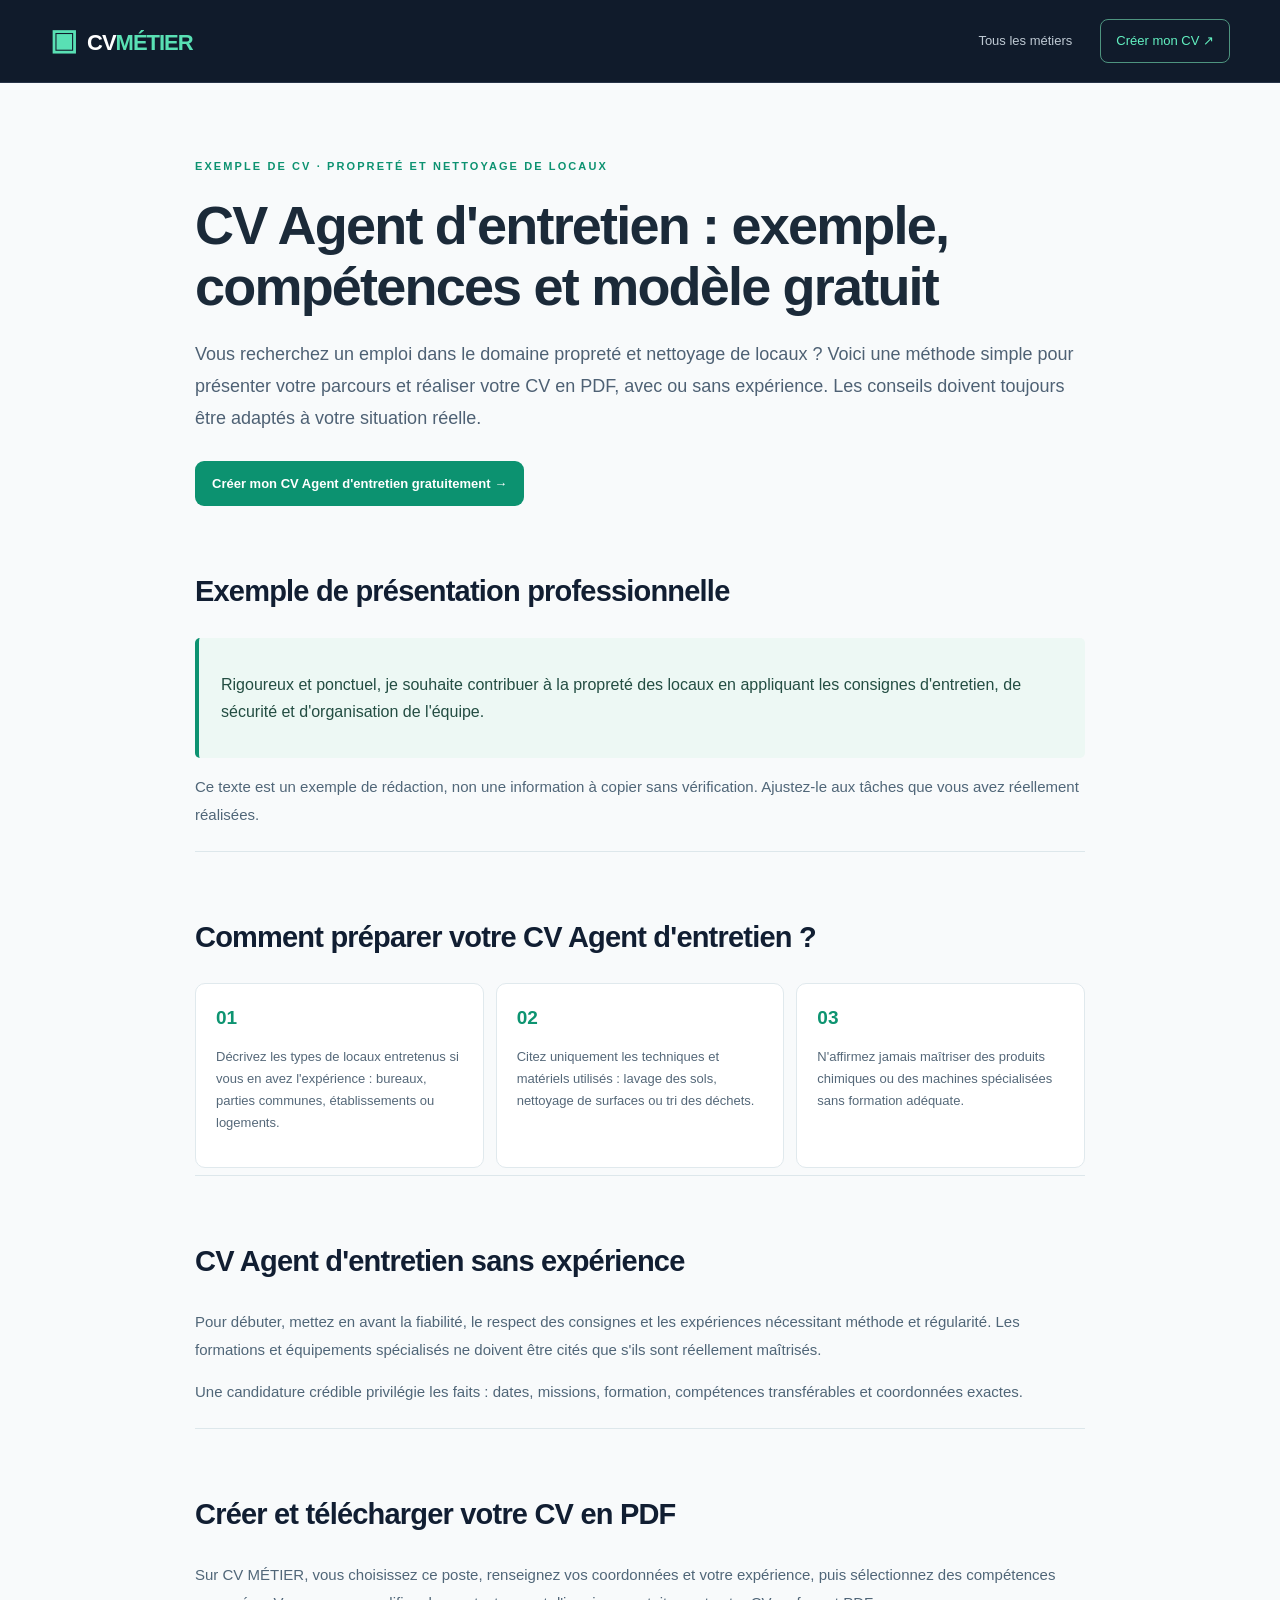
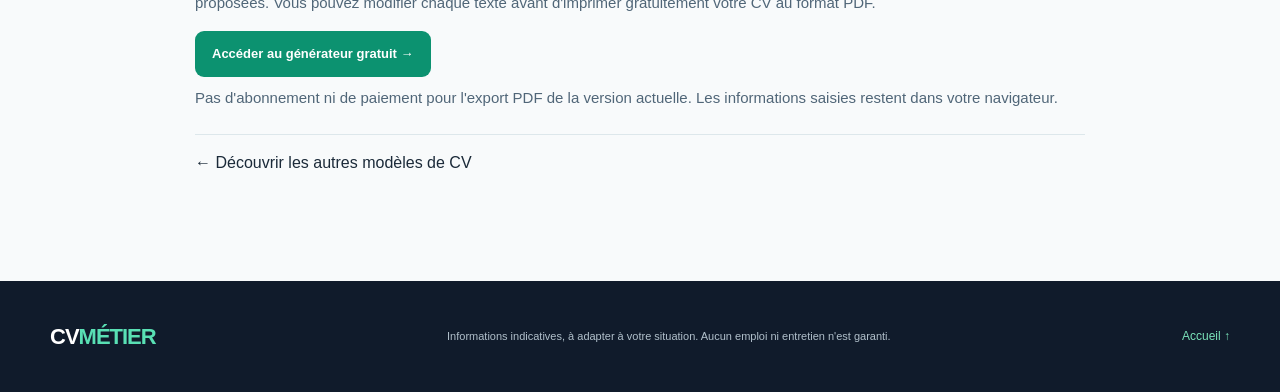
<file: cv-agent-entretien/index.html>
<!doctype html>
<html lang="fr">
<head>
<meta charset="utf-8"><meta name="viewport" content="width=device-width, initial-scale=1">
<meta name="theme-color" content="#101b2b">
<title>Exemple CV Agent d'entretien gratuit | Conseils et PDF — CV MÉTIER</title>
<meta name="description" content="Créez un CV Agent d'entretien avec ou sans expérience : exemple de profil, compétences utiles, conseils pratiques et export PDF gratuit sur CV MÉTIER.">
<link rel="canonical" href="https://cv-metier.pilou-bazillon.workers.dev/cv-agent-entretien/">
<link rel="stylesheet" href="/styles.css">
<meta property="og:type" content="article"><meta property="og:title" content="CV Agent d'entretien : exemple et générateur gratuit">
</head>
<body>
<a class="skip" href="#contenu">Aller au contenu</a>
<header class="header"><div class="shell header-inner"><a class="brand" href="/"><span class="brand-symbol">▣</span>CV<span>MÉTIER</span></a><nav><a href="/#metiers">Tous les métiers</a><a class="nav-action" href="/?metier=agent-entretien#editeur">Créer mon CV ↗</a></nav></div></header>
<main class="career-landing shell" id="contenu">
<div class="eyebrow">EXEMPLE DE CV · PROPRETÉ ET NETTOYAGE DE LOCAUX</div>
<h1>CV Agent d'entretien : exemple, compétences et modèle gratuit</h1>
<p class="career-lead">Vous recherchez un emploi dans le domaine propreté et nettoyage de locaux ? Voici une méthode simple pour présenter votre parcours et réaliser votre CV en PDF, avec ou sans expérience. Les conseils doivent toujours être adaptés à votre situation réelle.</p>
<a class="primary-button" href="/?metier=agent-entretien#editeur">Créer mon CV Agent d'entretien gratuitement →</a>
<section aria-labelledby="exemple"><h2 id="exemple">Exemple de présentation professionnelle</h2><div class="career-example"><p>Rigoureux et ponctuel, je souhaite contribuer à la propreté des locaux en appliquant les consignes d'entretien, de sécurité et d'organisation de l'équipe.</p></div><p>Ce texte est un exemple de rédaction, non une information à copier sans vérification. Ajustez-le aux tâches que vous avez réellement réalisées.</p></section>
<section aria-labelledby="competences"><h2 id="competences">Comment préparer votre CV Agent d'entretien ?</h2><div class="career-tips"><article><span class="number">01</span><p>Décrivez les types de locaux entretenus si vous en avez l'expérience : bureaux, parties communes, établissements ou logements.</p></article><article><span class="number">02</span><p>Citez uniquement les techniques et matériels utilisés : lavage des sols, nettoyage de surfaces ou tri des déchets.</p></article><article><span class="number">03</span><p>N'affirmez jamais maîtriser des produits chimiques ou des machines spécialisées sans formation adéquate.</p></article></div></section>
<section aria-labelledby="debutant"><h2 id="debutant">CV Agent d'entretien sans expérience</h2><p>Pour débuter, mettez en avant la fiabilité, le respect des consignes et les expériences nécessitant méthode et régularité. Les formations et équipements spécialisés ne doivent être cités que s'ils sont réellement maîtrisés.</p><p>Une candidature crédible privilégie les faits : dates, missions, formation, compétences transférables et coordonnées exactes.</p></section>
<section aria-labelledby="creation"><h2 id="creation">Créer et télécharger votre CV en PDF</h2><p>Sur CV MÉTIER, vous choisissez ce poste, renseignez vos coordonnées et votre expérience, puis sélectionnez des compétences proposées. Vous pouvez modifier chaque texte avant d'imprimer gratuitement votre CV au format PDF.</p><a class="primary-button" href="/?metier=agent-entretien#editeur">Accéder au générateur gratuit →</a><p class="field-note">Pas d'abonnement ni de paiement pour l'export PDF de la version actuelle. Les informations saisies restent dans votre navigateur.</p></section>
<p><a href="/#metiers">← Découvrir les autres modèles de CV</a></p>
</main>
<footer class="footer"><div class="shell footer-inner"><span class="brand">CV<span>MÉTIER</span></span><p>Informations indicatives, à adapter à votre situation. Aucun emploi ni entretien n'est garanti.</p><a href="/">Accueil ↑</a></div></footer>
</body></html>
</file>
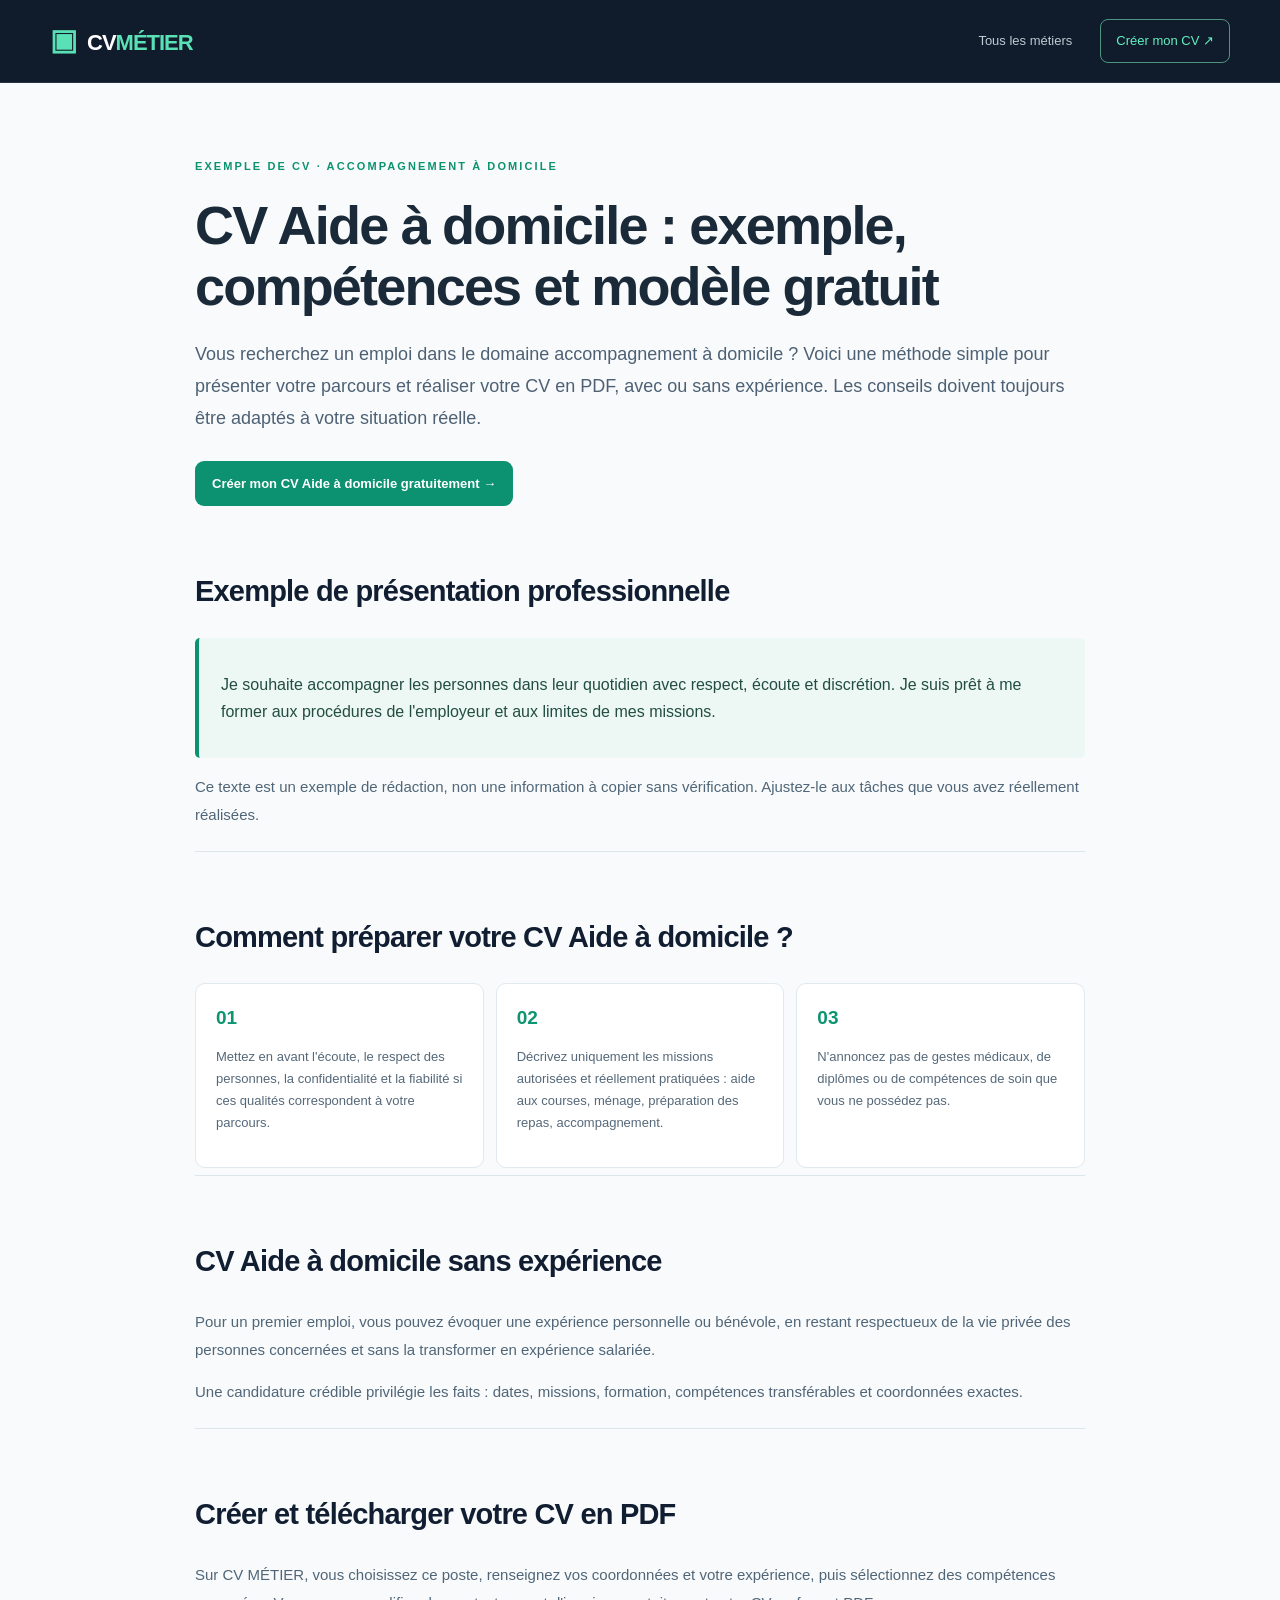
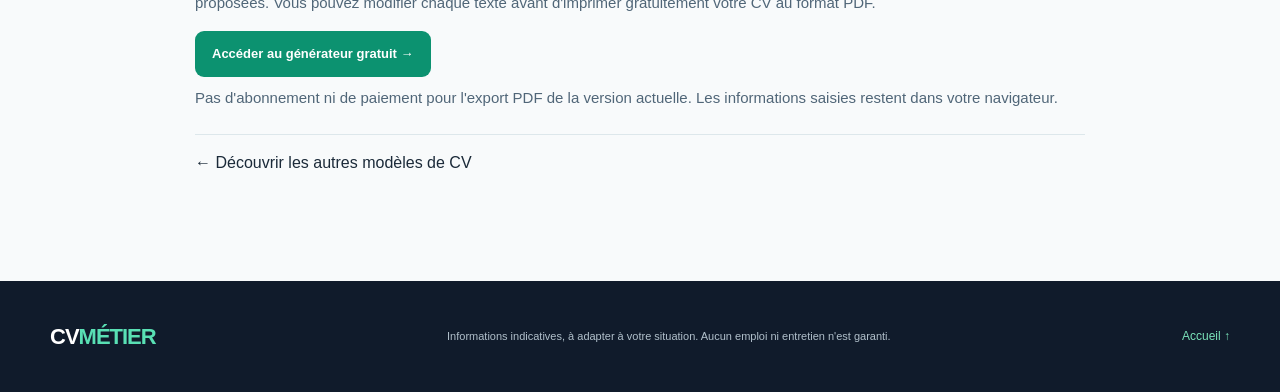
<file: cv-aide-domicile/index.html>
<!doctype html>
<html lang="fr">
<head>
<meta charset="utf-8"><meta name="viewport" content="width=device-width, initial-scale=1">
<meta name="theme-color" content="#101b2b">
<title>Exemple CV Aide à domicile gratuit | Conseils et PDF — CV MÉTIER</title>
<meta name="description" content="Créez un CV Aide à domicile avec ou sans expérience : exemple de profil, compétences utiles, conseils pratiques et export PDF gratuit sur CV MÉTIER.">
<link rel="canonical" href="https://cv-metier.pilou-bazillon.workers.dev/cv-aide-domicile/">
<link rel="stylesheet" href="/styles.css">
<meta property="og:type" content="article"><meta property="og:title" content="CV Aide à domicile : exemple et générateur gratuit">
</head>
<body>
<a class="skip" href="#contenu">Aller au contenu</a>
<header class="header"><div class="shell header-inner"><a class="brand" href="/"><span class="brand-symbol">▣</span>CV<span>MÉTIER</span></a><nav><a href="/#metiers">Tous les métiers</a><a class="nav-action" href="/?metier=aide-domicile#editeur">Créer mon CV ↗</a></nav></div></header>
<main class="career-landing shell" id="contenu">
<div class="eyebrow">EXEMPLE DE CV · ACCOMPAGNEMENT À DOMICILE</div>
<h1>CV Aide à domicile : exemple, compétences et modèle gratuit</h1>
<p class="career-lead">Vous recherchez un emploi dans le domaine accompagnement à domicile ? Voici une méthode simple pour présenter votre parcours et réaliser votre CV en PDF, avec ou sans expérience. Les conseils doivent toujours être adaptés à votre situation réelle.</p>
<a class="primary-button" href="/?metier=aide-domicile#editeur">Créer mon CV Aide à domicile gratuitement →</a>
<section aria-labelledby="exemple"><h2 id="exemple">Exemple de présentation professionnelle</h2><div class="career-example"><p>Je souhaite accompagner les personnes dans leur quotidien avec respect, écoute et discrétion. Je suis prêt à me former aux procédures de l'employeur et aux limites de mes missions.</p></div><p>Ce texte est un exemple de rédaction, non une information à copier sans vérification. Ajustez-le aux tâches que vous avez réellement réalisées.</p></section>
<section aria-labelledby="competences"><h2 id="competences">Comment préparer votre CV Aide à domicile ?</h2><div class="career-tips"><article><span class="number">01</span><p>Mettez en avant l'écoute, le respect des personnes, la confidentialité et la fiabilité si ces qualités correspondent à votre parcours.</p></article><article><span class="number">02</span><p>Décrivez uniquement les missions autorisées et réellement pratiquées : aide aux courses, ménage, préparation des repas, accompagnement.</p></article><article><span class="number">03</span><p>N'annoncez pas de gestes médicaux, de diplômes ou de compétences de soin que vous ne possédez pas.</p></article></div></section>
<section aria-labelledby="debutant"><h2 id="debutant">CV Aide à domicile sans expérience</h2><p>Pour un premier emploi, vous pouvez évoquer une expérience personnelle ou bénévole, en restant respectueux de la vie privée des personnes concernées et sans la transformer en expérience salariée.</p><p>Une candidature crédible privilégie les faits : dates, missions, formation, compétences transférables et coordonnées exactes.</p></section>
<section aria-labelledby="creation"><h2 id="creation">Créer et télécharger votre CV en PDF</h2><p>Sur CV MÉTIER, vous choisissez ce poste, renseignez vos coordonnées et votre expérience, puis sélectionnez des compétences proposées. Vous pouvez modifier chaque texte avant d'imprimer gratuitement votre CV au format PDF.</p><a class="primary-button" href="/?metier=aide-domicile#editeur">Accéder au générateur gratuit →</a><p class="field-note">Pas d'abonnement ni de paiement pour l'export PDF de la version actuelle. Les informations saisies restent dans votre navigateur.</p></section>
<p><a href="/#metiers">← Découvrir les autres modèles de CV</a></p>
</main>
<footer class="footer"><div class="shell footer-inner"><span class="brand">CV<span>MÉTIER</span></span><p>Informations indicatives, à adapter à votre situation. Aucun emploi ni entretien n'est garanti.</p><a href="/">Accueil ↑</a></div></footer>
</body></html>
</file>
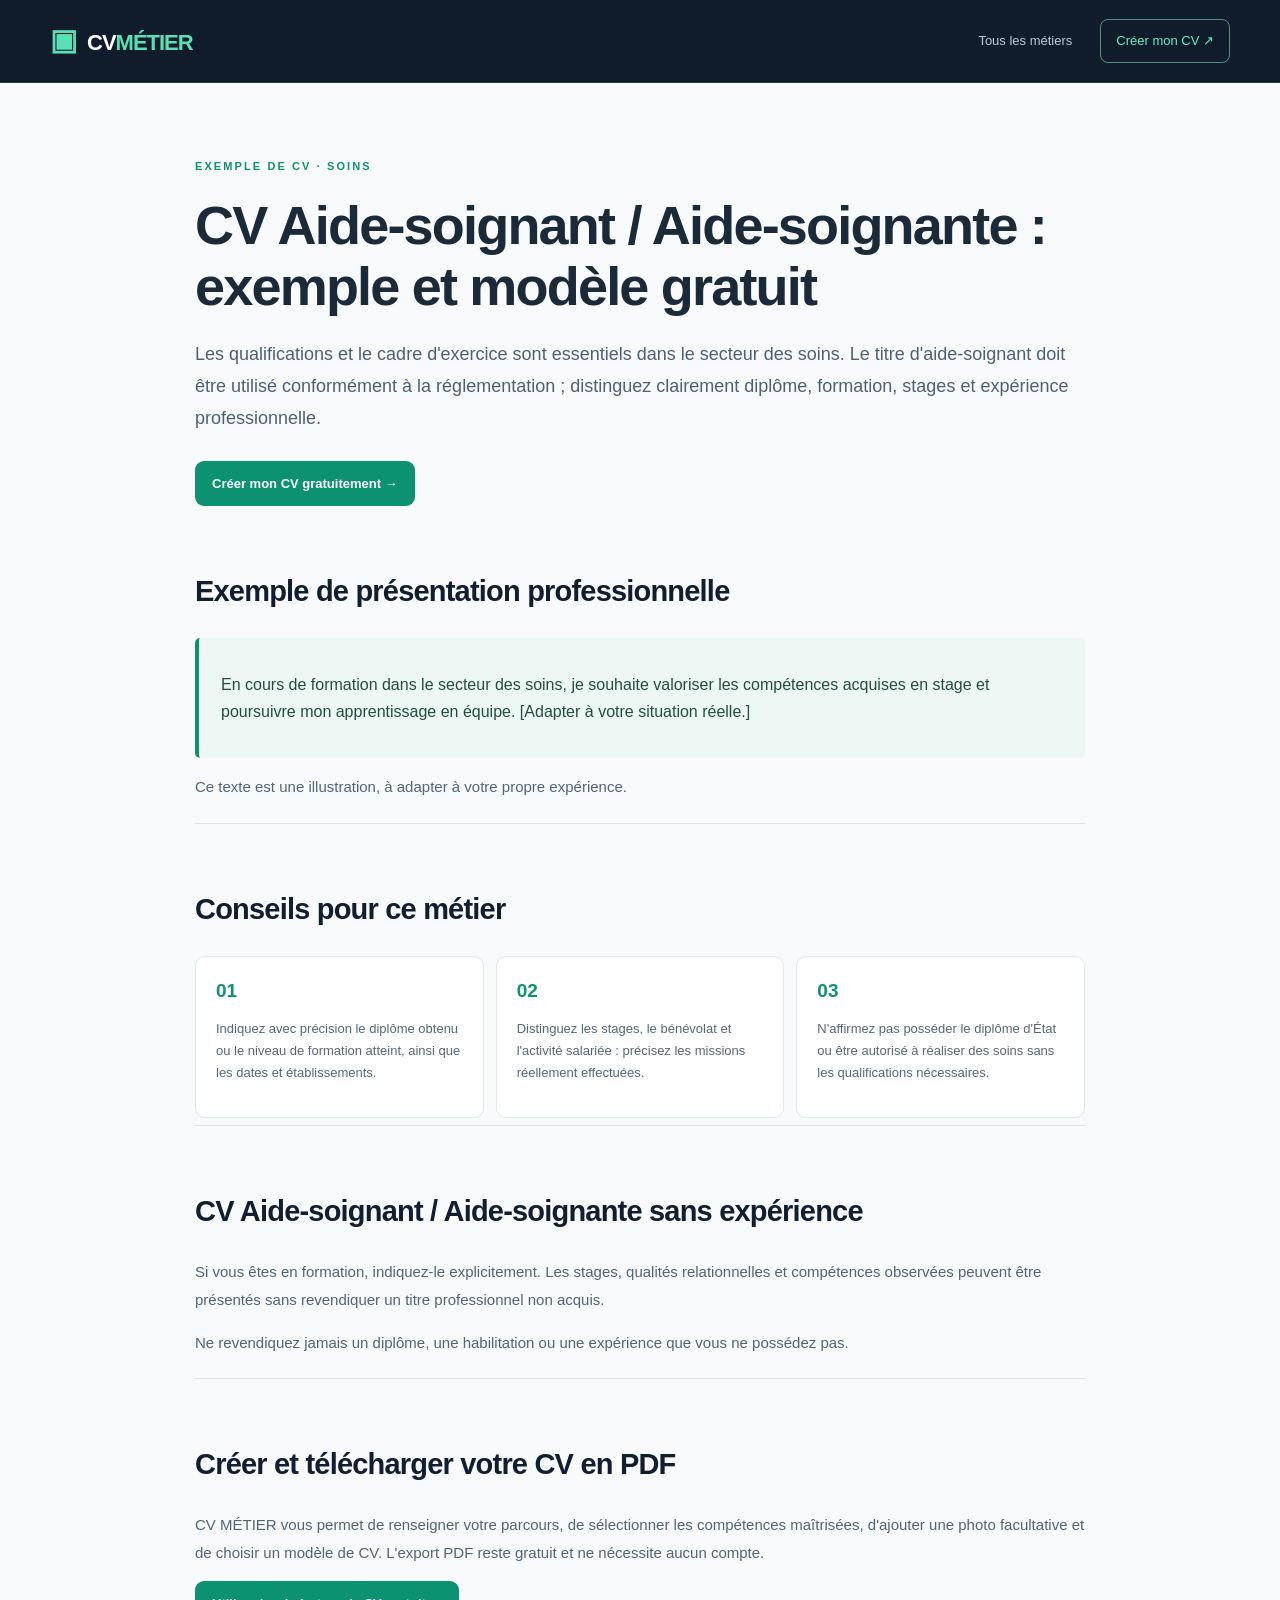
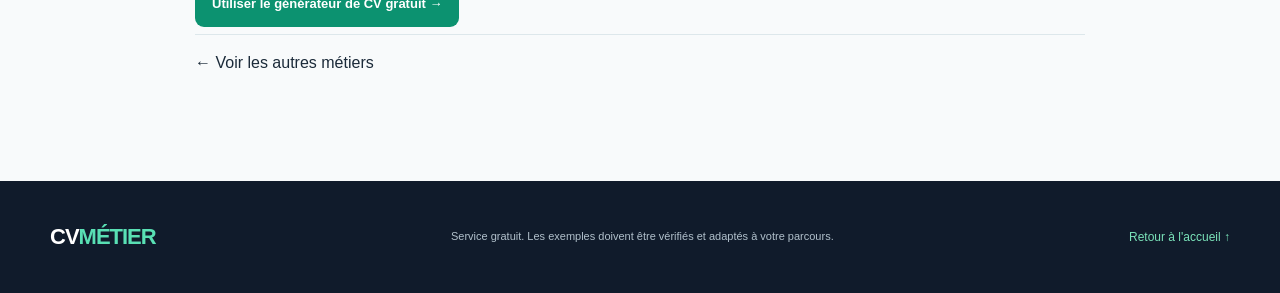
<file: cv-aide-soignant/index.html>
<!doctype html>
<html lang="fr"><head>
<meta charset="utf-8"><meta name="viewport" content="width=device-width, initial-scale=1"><meta name="theme-color" content="#101b2b">
<title>Exemple CV Aide-soignant / Aide-soignante gratuit | CV MÉTIER</title>
<meta name="description" content="CV Aide-soignant / Aide-soignante avec ou sans expérience : exemple de présentation, conseils métier, compétences et création de PDF gratuit.">
<link rel="canonical" href="https://cv-metier.pilou-bazillon.workers.dev/cv-aide-soignant/"><link rel="stylesheet" href="/styles.css">
<meta property="og:type" content="article"><meta property="og:title" content="CV Aide-soignant / Aide-soignante : exemple et modèle gratuit">
</head><body>
<a class="skip" href="#contenu">Aller au contenu</a>
<header class="header"><div class="shell header-inner"><a class="brand" href="/"><span class="brand-symbol">▣</span>CV<span>MÉTIER</span></a><nav><a href="/#metiers">Tous les métiers</a><a class="nav-action" href="/?metier=aide-soignant#editeur">Créer mon CV ↗</a></nav></div></header>
<main class="career-landing shell" id="contenu">
<div class="eyebrow">EXEMPLE DE CV · SOINS</div>
<h1>CV Aide-soignant / Aide-soignante : exemple et modèle gratuit</h1>
<p class="career-lead">Les qualifications et le cadre d'exercice sont essentiels dans le secteur des soins. Le titre d'aide-soignant doit être utilisé conformément à la réglementation ; distinguez clairement diplôme, formation, stages et expérience professionnelle.</p>
<a class="primary-button" href="/?metier=aide-soignant#editeur">Créer mon CV gratuitement →</a>
<section aria-labelledby="exemple"><h2 id="exemple">Exemple de présentation professionnelle</h2><div class="career-example"><p>En cours de formation dans le secteur des soins, je souhaite valoriser les compétences acquises en stage et poursuivre mon apprentissage en équipe. [Adapter à votre situation réelle.]</p></div><p>Ce texte est une illustration, à adapter à votre propre expérience.</p></section>
<section aria-labelledby="conseils"><h2 id="conseils">Conseils pour ce métier</h2><div class="career-tips"><article><span class="number">01</span><p>Indiquez avec précision le diplôme obtenu ou le niveau de formation atteint, ainsi que les dates et établissements.</p></article><article><span class="number">02</span><p>Distinguez les stages, le bénévolat et l'activité salariée : précisez les missions réellement effectuées.</p></article><article><span class="number">03</span><p>N'affirmez pas posséder le diplôme d'État ou être autorisé à réaliser des soins sans les qualifications nécessaires.</p></article></div></section>
<section aria-labelledby="debutant"><h2 id="debutant">CV Aide-soignant / Aide-soignante sans expérience</h2><p>Si vous êtes en formation, indiquez-le explicitement. Les stages, qualités relationnelles et compétences observées peuvent être présentés sans revendiquer un titre professionnel non acquis.</p><p>Ne revendiquez jamais un diplôme, une habilitation ou une expérience que vous ne possédez pas.</p></section>
<section aria-labelledby="creation"><h2 id="creation">Créer et télécharger votre CV en PDF</h2><p>CV MÉTIER vous permet de renseigner votre parcours, de sélectionner les compétences maîtrisées, d'ajouter une photo facultative et de choisir un modèle de CV. L'export PDF reste gratuit et ne nécessite aucun compte.</p><a class="primary-button" href="/?metier=aide-soignant#editeur">Utiliser le générateur de CV gratuit →</a></section>
<p><a href="/#metiers">← Voir les autres métiers</a></p></main>
<footer class="footer"><div class="shell footer-inner"><span class="brand">CV<span>MÉTIER</span></span><p>Service gratuit. Les exemples doivent être vérifiés et adaptés à votre parcours.</p><a href="/">Retour à l'accueil ↑</a></div></footer>
</body></html>
</file>
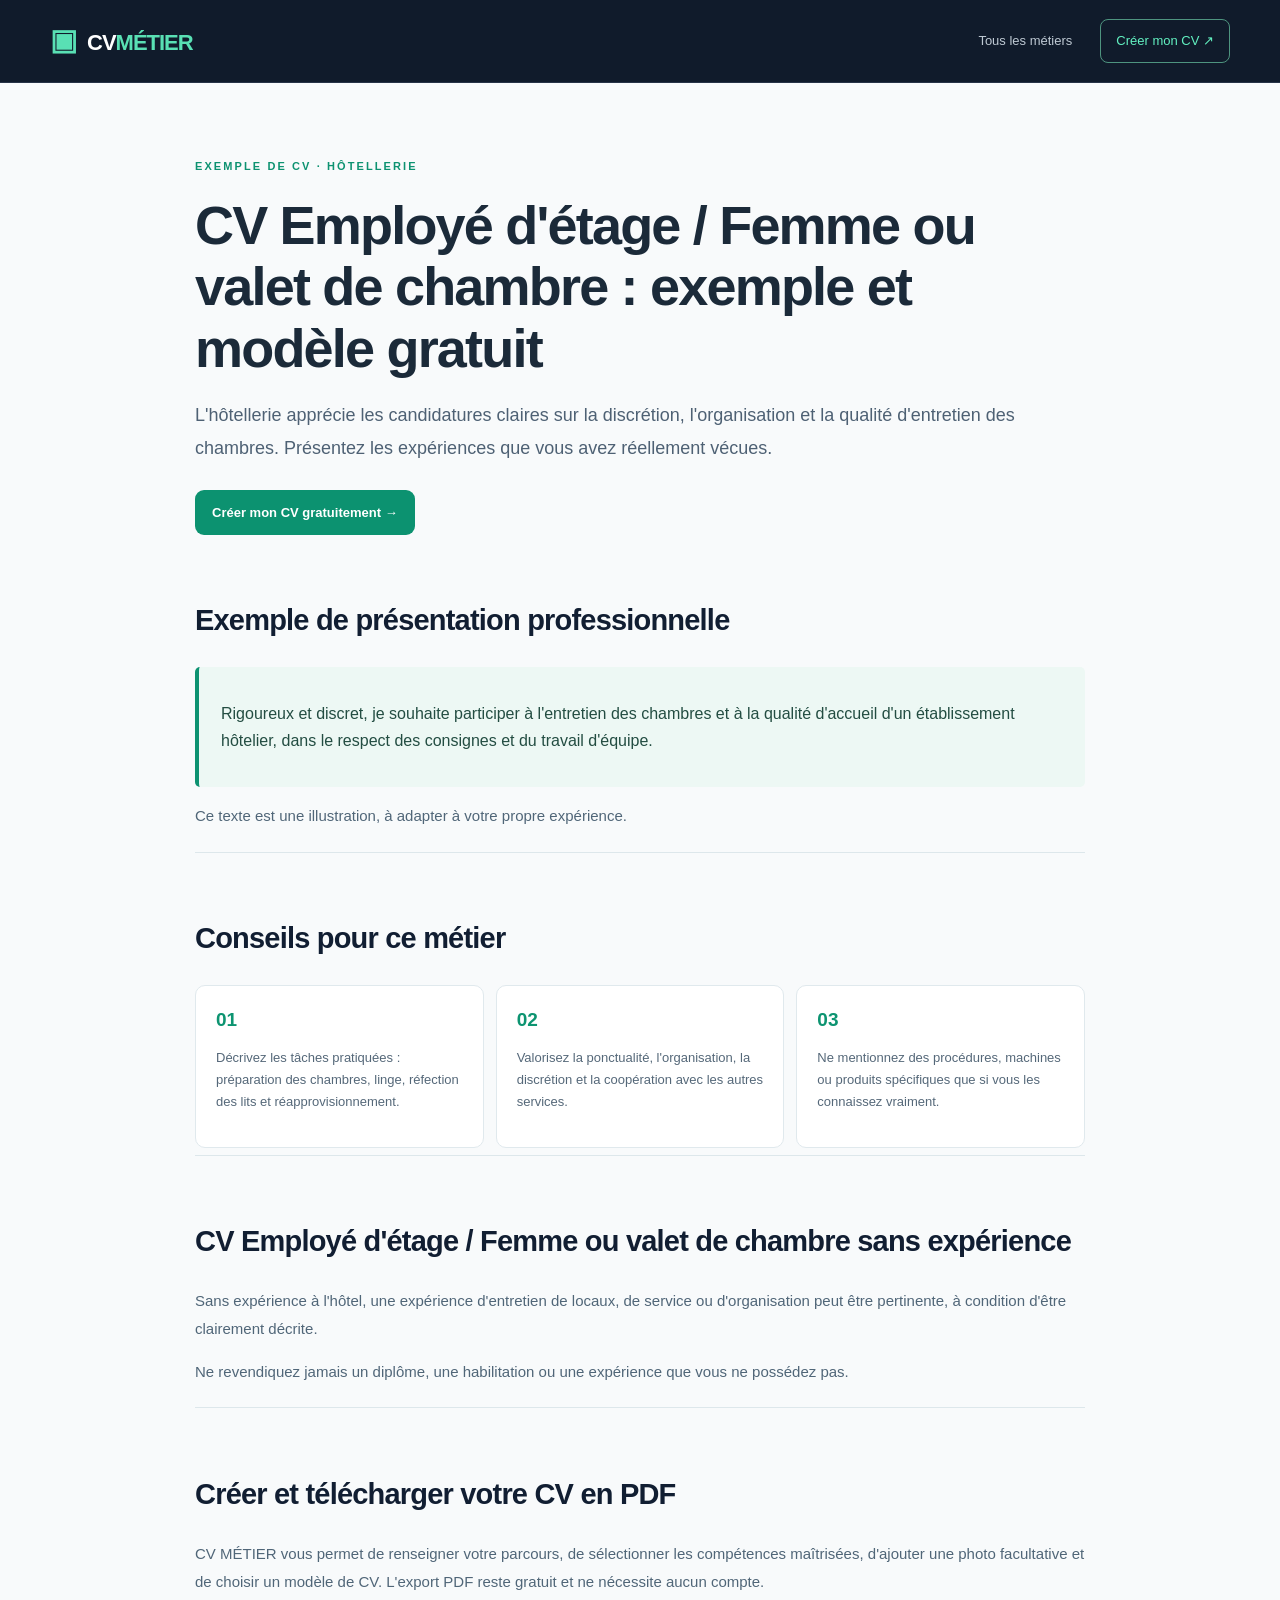
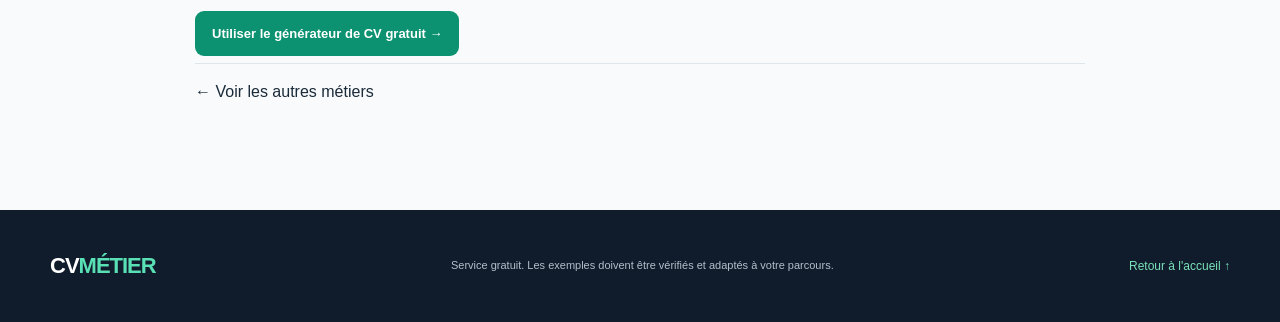
<file: cv-employe-etage/index.html>
<!doctype html>
<html lang="fr"><head>
<meta charset="utf-8"><meta name="viewport" content="width=device-width, initial-scale=1"><meta name="theme-color" content="#101b2b">
<title>Exemple CV Employé d'étage / Femme ou valet de chambre gratuit | CV MÉTIER</title>
<meta name="description" content="CV Employé d'étage / Femme ou valet de chambre avec ou sans expérience : exemple de présentation, conseils métier, compétences et création de PDF gratuit.">
<link rel="canonical" href="https://cv-metier.pilou-bazillon.workers.dev/cv-employe-etage/"><link rel="stylesheet" href="/styles.css">
<meta property="og:type" content="article"><meta property="og:title" content="CV Employé d'étage / Femme ou valet de chambre : exemple et modèle gratuit">
</head><body>
<a class="skip" href="#contenu">Aller au contenu</a>
<header class="header"><div class="shell header-inner"><a class="brand" href="/"><span class="brand-symbol">▣</span>CV<span>MÉTIER</span></a><nav><a href="/#metiers">Tous les métiers</a><a class="nav-action" href="/?metier=employe-etage#editeur">Créer mon CV ↗</a></nav></div></header>
<main class="career-landing shell" id="contenu">
<div class="eyebrow">EXEMPLE DE CV · HÔTELLERIE</div>
<h1>CV Employé d'étage / Femme ou valet de chambre : exemple et modèle gratuit</h1>
<p class="career-lead">L'hôtellerie apprécie les candidatures claires sur la discrétion, l'organisation et la qualité d'entretien des chambres. Présentez les expériences que vous avez réellement vécues.</p>
<a class="primary-button" href="/?metier=employe-etage#editeur">Créer mon CV gratuitement →</a>
<section aria-labelledby="exemple"><h2 id="exemple">Exemple de présentation professionnelle</h2><div class="career-example"><p>Rigoureux et discret, je souhaite participer à l'entretien des chambres et à la qualité d'accueil d'un établissement hôtelier, dans le respect des consignes et du travail d'équipe.</p></div><p>Ce texte est une illustration, à adapter à votre propre expérience.</p></section>
<section aria-labelledby="conseils"><h2 id="conseils">Conseils pour ce métier</h2><div class="career-tips"><article><span class="number">01</span><p>Décrivez les tâches pratiquées : préparation des chambres, linge, réfection des lits et réapprovisionnement.</p></article><article><span class="number">02</span><p>Valorisez la ponctualité, l'organisation, la discrétion et la coopération avec les autres services.</p></article><article><span class="number">03</span><p>Ne mentionnez des procédures, machines ou produits spécifiques que si vous les connaissez vraiment.</p></article></div></section>
<section aria-labelledby="debutant"><h2 id="debutant">CV Employé d'étage / Femme ou valet de chambre sans expérience</h2><p>Sans expérience à l'hôtel, une expérience d'entretien de locaux, de service ou d'organisation peut être pertinente, à condition d'être clairement décrite.</p><p>Ne revendiquez jamais un diplôme, une habilitation ou une expérience que vous ne possédez pas.</p></section>
<section aria-labelledby="creation"><h2 id="creation">Créer et télécharger votre CV en PDF</h2><p>CV MÉTIER vous permet de renseigner votre parcours, de sélectionner les compétences maîtrisées, d'ajouter une photo facultative et de choisir un modèle de CV. L'export PDF reste gratuit et ne nécessite aucun compte.</p><a class="primary-button" href="/?metier=employe-etage#editeur">Utiliser le générateur de CV gratuit →</a></section>
<p><a href="/#metiers">← Voir les autres métiers</a></p></main>
<footer class="footer"><div class="shell footer-inner"><span class="brand">CV<span>MÉTIER</span></span><p>Service gratuit. Les exemples doivent être vérifiés et adaptés à votre parcours.</p><a href="/">Retour à l'accueil ↑</a></div></footer>
</body></html>
</file>
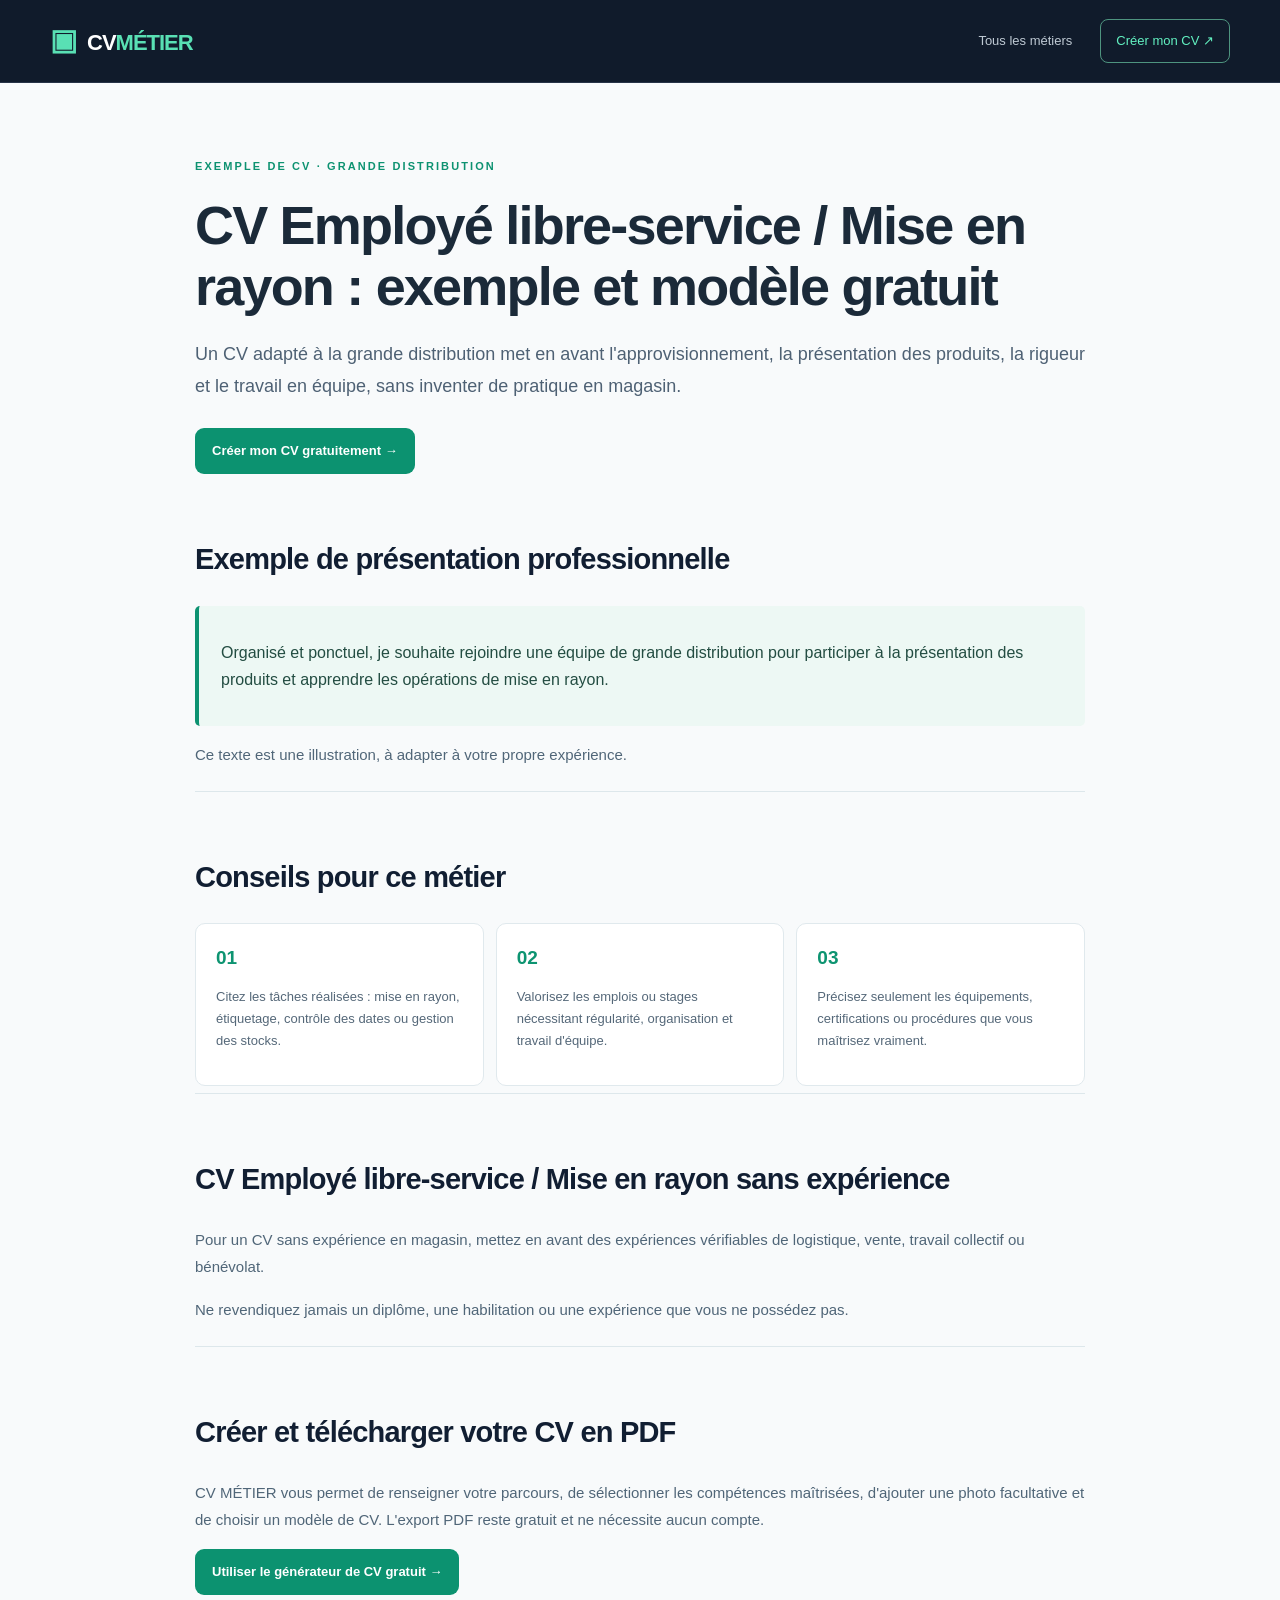
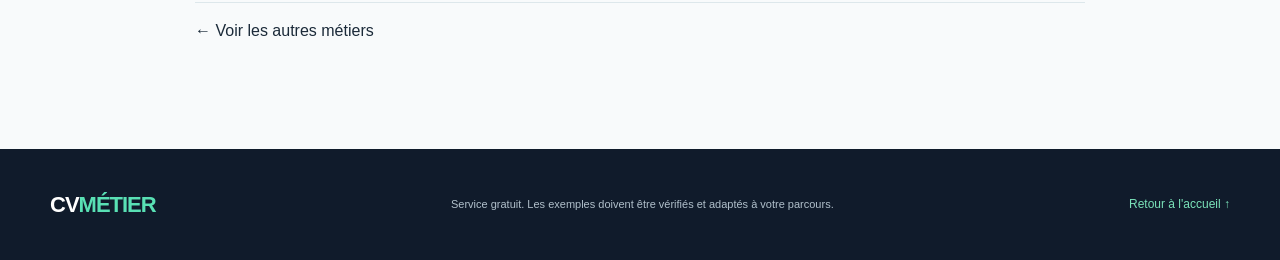
<file: cv-employe-libre-service/index.html>
<!doctype html>
<html lang="fr"><head>
<meta charset="utf-8"><meta name="viewport" content="width=device-width, initial-scale=1"><meta name="theme-color" content="#101b2b">
<title>Exemple CV Employé libre-service / Mise en rayon gratuit | CV MÉTIER</title>
<meta name="description" content="CV Employé libre-service / Mise en rayon avec ou sans expérience : exemple de présentation, conseils métier, compétences et création de PDF gratuit.">
<link rel="canonical" href="https://cv-metier.pilou-bazillon.workers.dev/cv-employe-libre-service/"><link rel="stylesheet" href="/styles.css">
<meta property="og:type" content="article"><meta property="og:title" content="CV Employé libre-service / Mise en rayon : exemple et modèle gratuit">
</head><body>
<a class="skip" href="#contenu">Aller au contenu</a>
<header class="header"><div class="shell header-inner"><a class="brand" href="/"><span class="brand-symbol">▣</span>CV<span>MÉTIER</span></a><nav><a href="/#metiers">Tous les métiers</a><a class="nav-action" href="/?metier=employe-libre-service#editeur">Créer mon CV ↗</a></nav></div></header>
<main class="career-landing shell" id="contenu">
<div class="eyebrow">EXEMPLE DE CV · GRANDE DISTRIBUTION</div>
<h1>CV Employé libre-service / Mise en rayon : exemple et modèle gratuit</h1>
<p class="career-lead">Un CV adapté à la grande distribution met en avant l'approvisionnement, la présentation des produits, la rigueur et le travail en équipe, sans inventer de pratique en magasin.</p>
<a class="primary-button" href="/?metier=employe-libre-service#editeur">Créer mon CV gratuitement →</a>
<section aria-labelledby="exemple"><h2 id="exemple">Exemple de présentation professionnelle</h2><div class="career-example"><p>Organisé et ponctuel, je souhaite rejoindre une équipe de grande distribution pour participer à la présentation des produits et apprendre les opérations de mise en rayon.</p></div><p>Ce texte est une illustration, à adapter à votre propre expérience.</p></section>
<section aria-labelledby="conseils"><h2 id="conseils">Conseils pour ce métier</h2><div class="career-tips"><article><span class="number">01</span><p>Citez les tâches réalisées : mise en rayon, étiquetage, contrôle des dates ou gestion des stocks.</p></article><article><span class="number">02</span><p>Valorisez les emplois ou stages nécessitant régularité, organisation et travail d'équipe.</p></article><article><span class="number">03</span><p>Précisez seulement les équipements, certifications ou procédures que vous maîtrisez vraiment.</p></article></div></section>
<section aria-labelledby="debutant"><h2 id="debutant">CV Employé libre-service / Mise en rayon sans expérience</h2><p>Pour un CV sans expérience en magasin, mettez en avant des expériences vérifiables de logistique, vente, travail collectif ou bénévolat.</p><p>Ne revendiquez jamais un diplôme, une habilitation ou une expérience que vous ne possédez pas.</p></section>
<section aria-labelledby="creation"><h2 id="creation">Créer et télécharger votre CV en PDF</h2><p>CV MÉTIER vous permet de renseigner votre parcours, de sélectionner les compétences maîtrisées, d'ajouter une photo facultative et de choisir un modèle de CV. L'export PDF reste gratuit et ne nécessite aucun compte.</p><a class="primary-button" href="/?metier=employe-libre-service#editeur">Utiliser le générateur de CV gratuit →</a></section>
<p><a href="/#metiers">← Voir les autres métiers</a></p></main>
<footer class="footer"><div class="shell footer-inner"><span class="brand">CV<span>MÉTIER</span></span><p>Service gratuit. Les exemples doivent être vérifiés et adaptés à votre parcours.</p><a href="/">Retour à l'accueil ↑</a></div></footer>
</body></html>
</file>
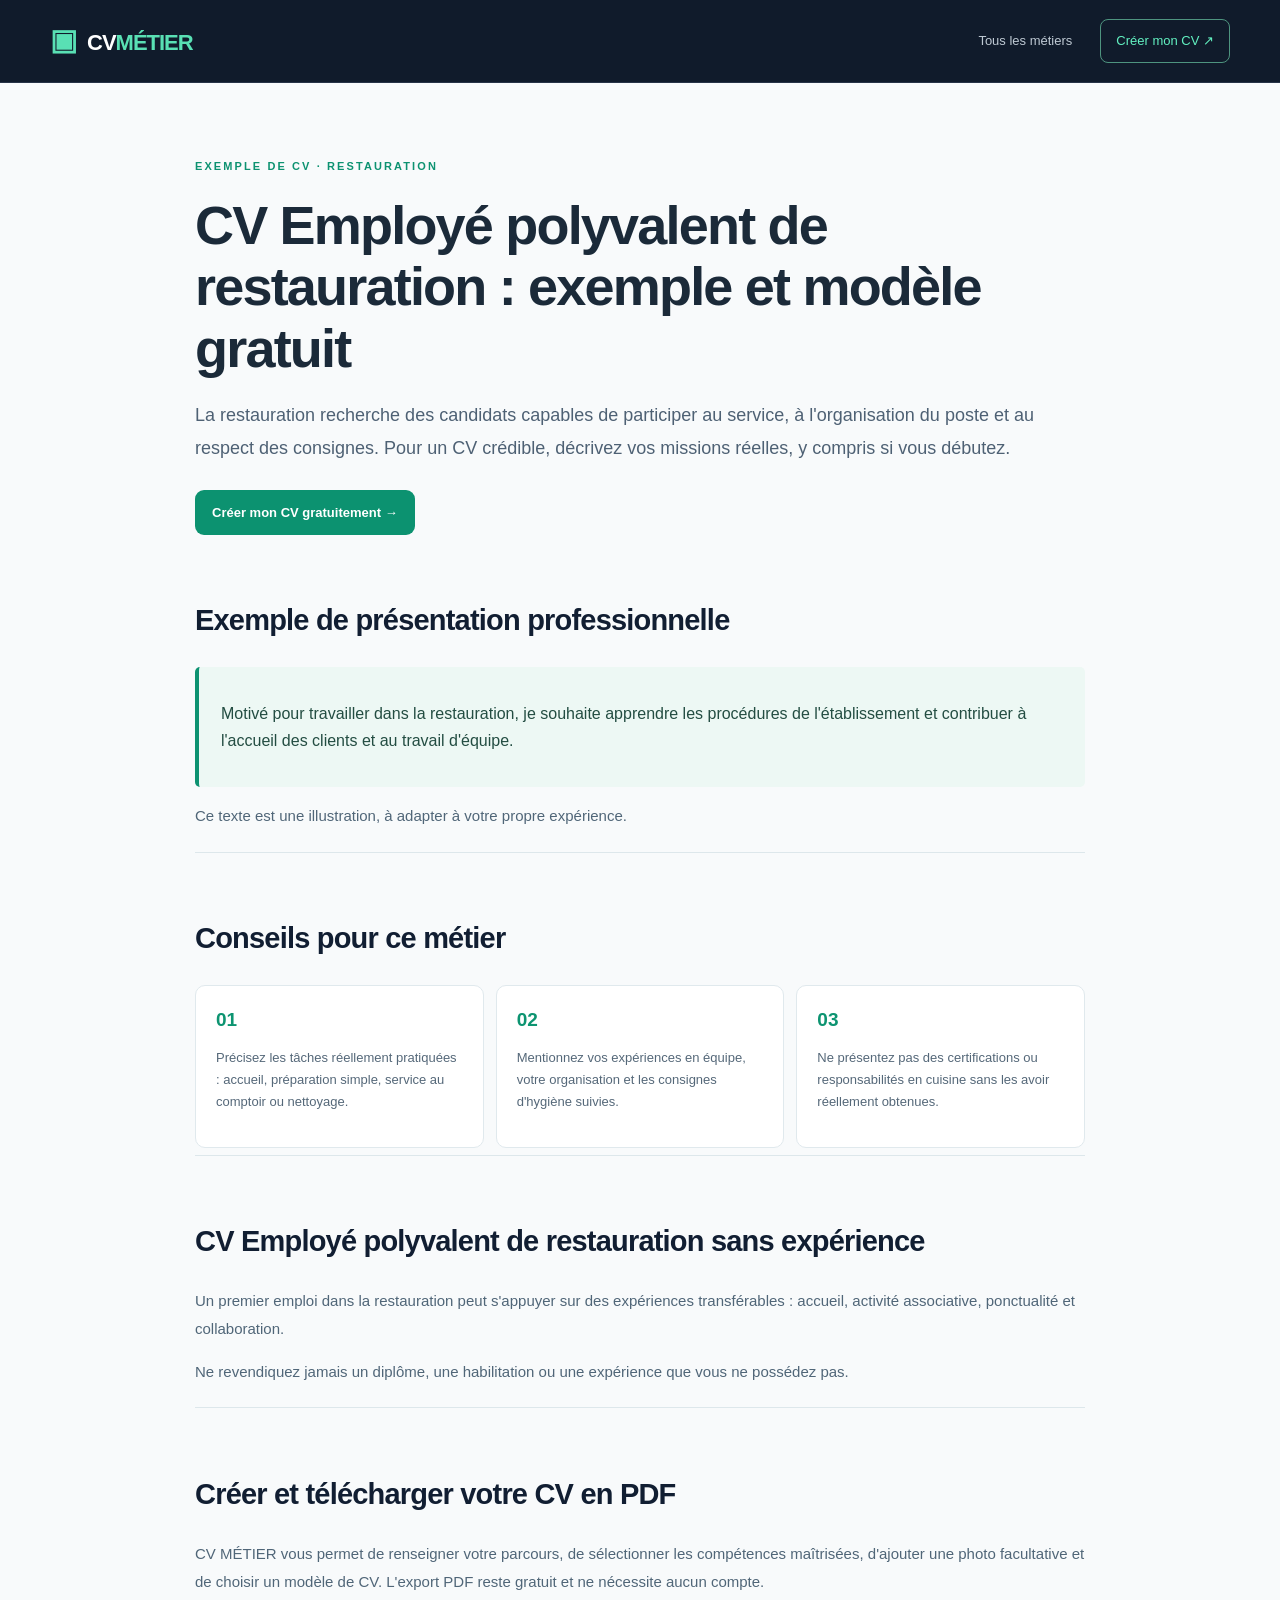
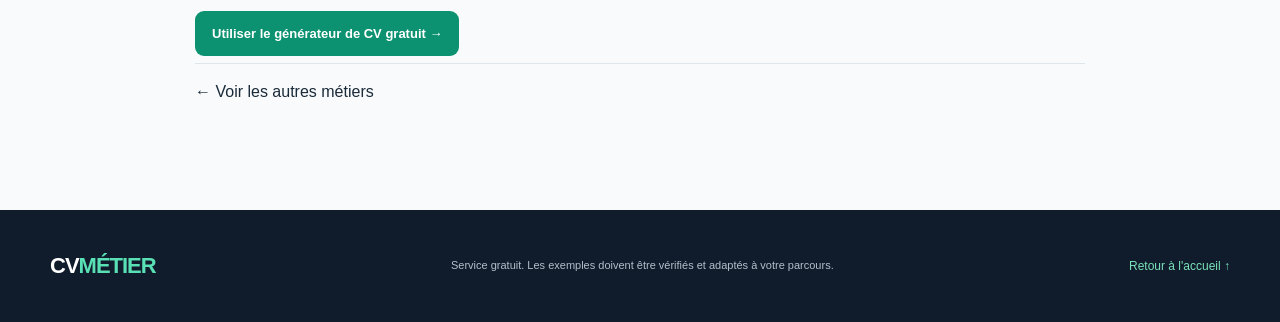
<file: cv-employe-polyvalent-restauration/index.html>
<!doctype html>
<html lang="fr"><head>
<meta charset="utf-8"><meta name="viewport" content="width=device-width, initial-scale=1"><meta name="theme-color" content="#101b2b">
<title>Exemple CV Employé polyvalent de restauration gratuit | CV MÉTIER</title>
<meta name="description" content="CV Employé polyvalent de restauration avec ou sans expérience : exemple de présentation, conseils métier, compétences et création de PDF gratuit.">
<link rel="canonical" href="https://cv-metier.pilou-bazillon.workers.dev/cv-employe-polyvalent-restauration/"><link rel="stylesheet" href="/styles.css">
<meta property="og:type" content="article"><meta property="og:title" content="CV Employé polyvalent de restauration : exemple et modèle gratuit">
</head><body>
<a class="skip" href="#contenu">Aller au contenu</a>
<header class="header"><div class="shell header-inner"><a class="brand" href="/"><span class="brand-symbol">▣</span>CV<span>MÉTIER</span></a><nav><a href="/#metiers">Tous les métiers</a><a class="nav-action" href="/?metier=employe-restauration#editeur">Créer mon CV ↗</a></nav></div></header>
<main class="career-landing shell" id="contenu">
<div class="eyebrow">EXEMPLE DE CV · RESTAURATION</div>
<h1>CV Employé polyvalent de restauration : exemple et modèle gratuit</h1>
<p class="career-lead">La restauration recherche des candidats capables de participer au service, à l'organisation du poste et au respect des consignes. Pour un CV crédible, décrivez vos missions réelles, y compris si vous débutez.</p>
<a class="primary-button" href="/?metier=employe-restauration#editeur">Créer mon CV gratuitement →</a>
<section aria-labelledby="exemple"><h2 id="exemple">Exemple de présentation professionnelle</h2><div class="career-example"><p>Motivé pour travailler dans la restauration, je souhaite apprendre les procédures de l'établissement et contribuer à l'accueil des clients et au travail d'équipe.</p></div><p>Ce texte est une illustration, à adapter à votre propre expérience.</p></section>
<section aria-labelledby="conseils"><h2 id="conseils">Conseils pour ce métier</h2><div class="career-tips"><article><span class="number">01</span><p>Précisez les tâches réellement pratiquées : accueil, préparation simple, service au comptoir ou nettoyage.</p></article><article><span class="number">02</span><p>Mentionnez vos expériences en équipe, votre organisation et les consignes d'hygiène suivies.</p></article><article><span class="number">03</span><p>Ne présentez pas des certifications ou responsabilités en cuisine sans les avoir réellement obtenues.</p></article></div></section>
<section aria-labelledby="debutant"><h2 id="debutant">CV Employé polyvalent de restauration sans expérience</h2><p>Un premier emploi dans la restauration peut s'appuyer sur des expériences transférables : accueil, activité associative, ponctualité et collaboration.</p><p>Ne revendiquez jamais un diplôme, une habilitation ou une expérience que vous ne possédez pas.</p></section>
<section aria-labelledby="creation"><h2 id="creation">Créer et télécharger votre CV en PDF</h2><p>CV MÉTIER vous permet de renseigner votre parcours, de sélectionner les compétences maîtrisées, d'ajouter une photo facultative et de choisir un modèle de CV. L'export PDF reste gratuit et ne nécessite aucun compte.</p><a class="primary-button" href="/?metier=employe-restauration#editeur">Utiliser le générateur de CV gratuit →</a></section>
<p><a href="/#metiers">← Voir les autres métiers</a></p></main>
<footer class="footer"><div class="shell footer-inner"><span class="brand">CV<span>MÉTIER</span></span><p>Service gratuit. Les exemples doivent être vérifiés et adaptés à votre parcours.</p><a href="/">Retour à l'accueil ↑</a></div></footer>
</body></html>
</file>
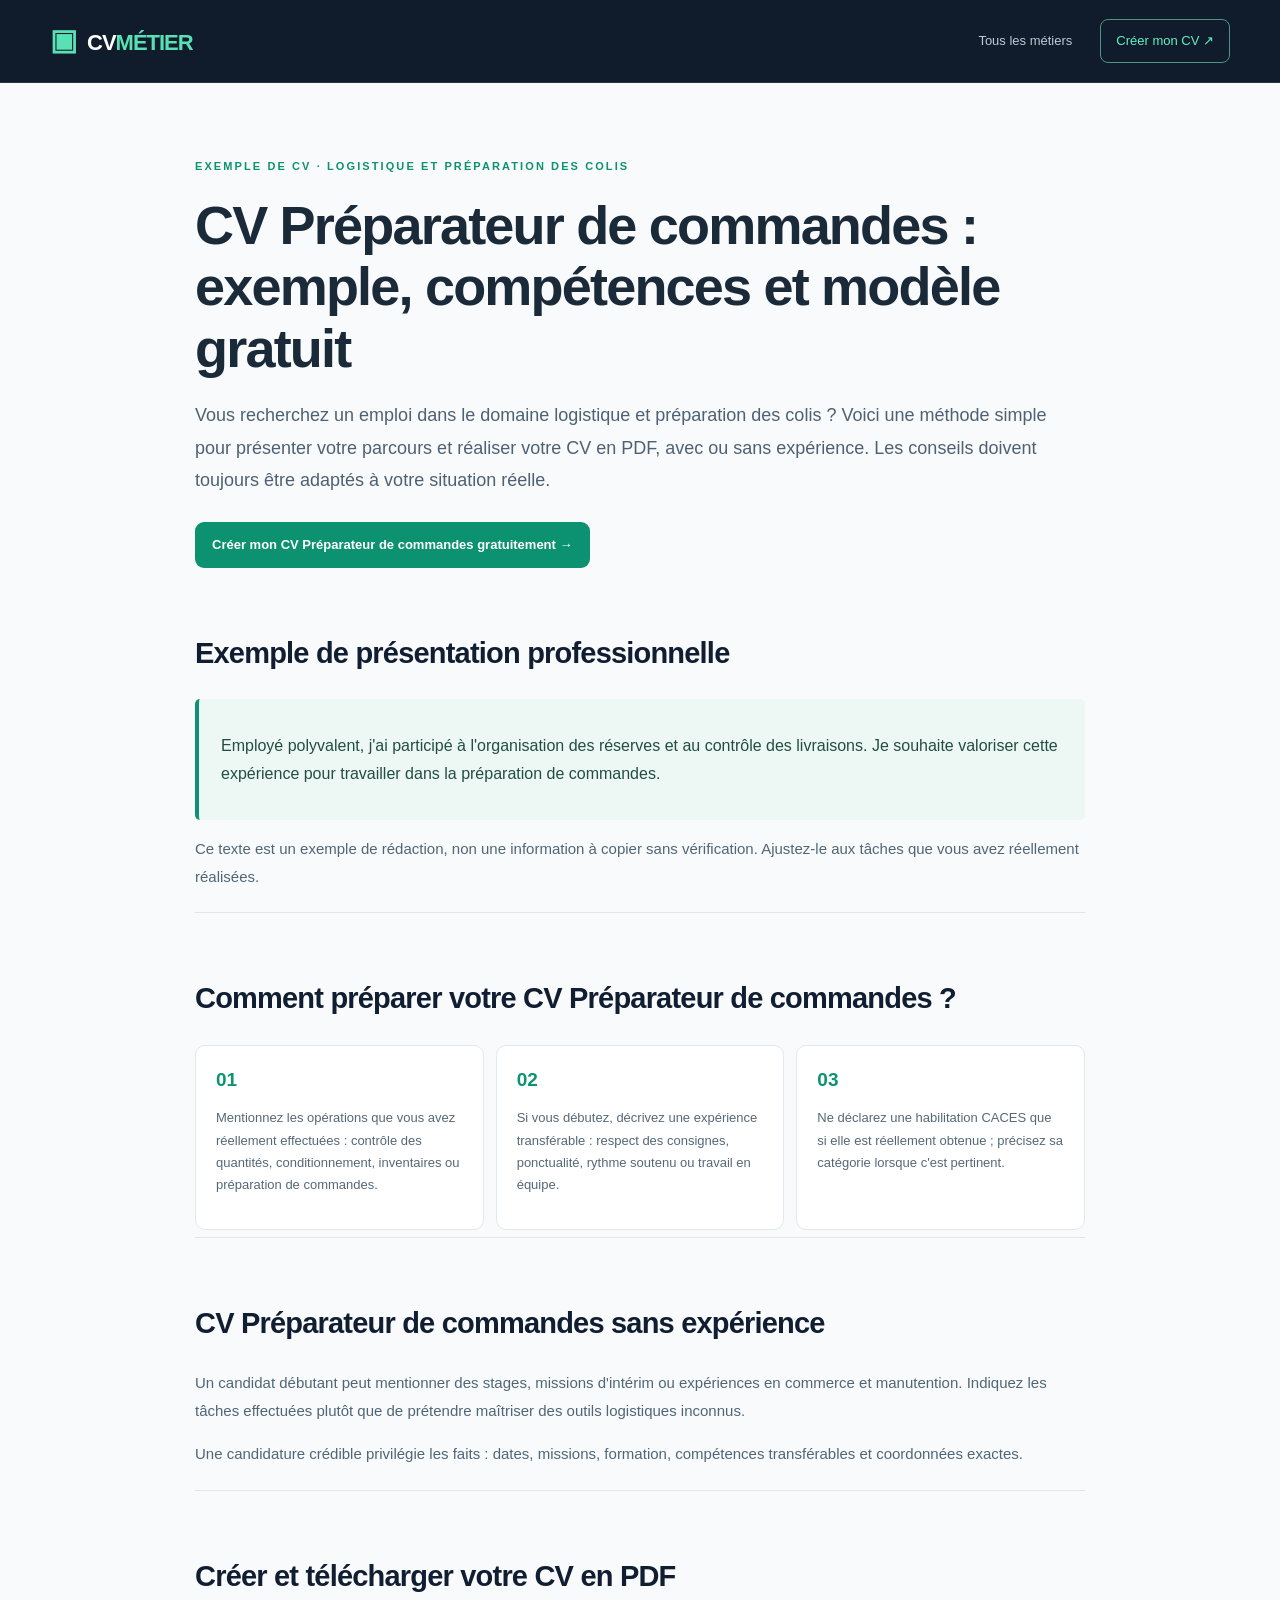
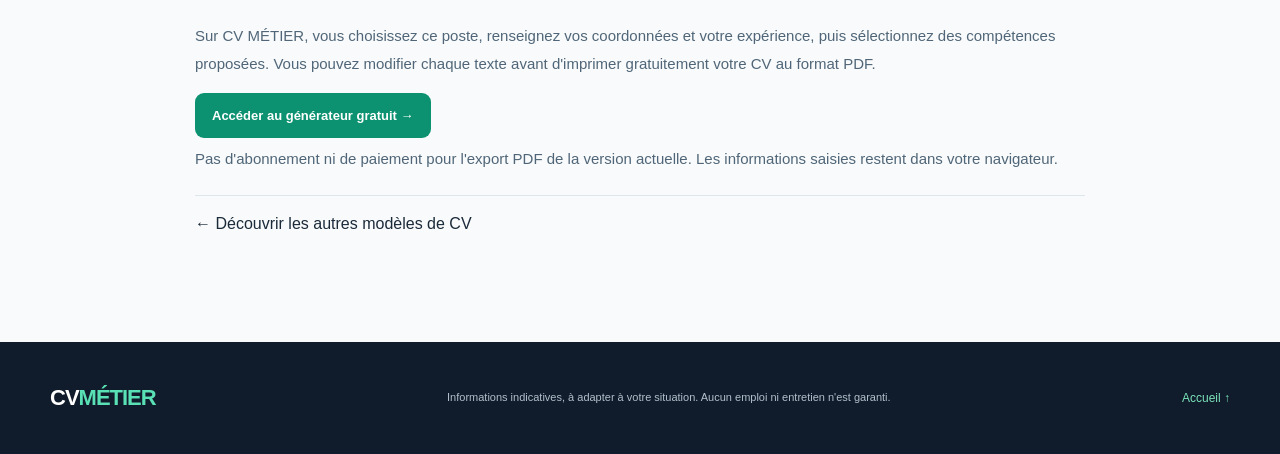
<file: cv-preparateur-commandes/index.html>
<!doctype html>
<html lang="fr">
<head>
<meta charset="utf-8"><meta name="viewport" content="width=device-width, initial-scale=1">
<meta name="theme-color" content="#101b2b">
<title>Exemple CV Préparateur de commandes gratuit | Conseils et PDF — CV MÉTIER</title>
<meta name="description" content="Créez un CV Préparateur de commandes avec ou sans expérience : exemple de profil, compétences utiles, conseils pratiques et export PDF gratuit sur CV MÉTIER.">
<link rel="canonical" href="https://cv-metier.pilou-bazillon.workers.dev/cv-preparateur-commandes/">
<link rel="stylesheet" href="/styles.css">
<meta property="og:type" content="article"><meta property="og:title" content="CV Préparateur de commandes : exemple et générateur gratuit">
</head>
<body>
<a class="skip" href="#contenu">Aller au contenu</a>
<header class="header"><div class="shell header-inner"><a class="brand" href="/"><span class="brand-symbol">▣</span>CV<span>MÉTIER</span></a><nav><a href="/#metiers">Tous les métiers</a><a class="nav-action" href="/?metier=preparateur-commandes#editeur">Créer mon CV ↗</a></nav></div></header>
<main class="career-landing shell" id="contenu">
<div class="eyebrow">EXEMPLE DE CV · LOGISTIQUE ET PRÉPARATION DES COLIS</div>
<h1>CV Préparateur de commandes : exemple, compétences et modèle gratuit</h1>
<p class="career-lead">Vous recherchez un emploi dans le domaine logistique et préparation des colis ? Voici une méthode simple pour présenter votre parcours et réaliser votre CV en PDF, avec ou sans expérience. Les conseils doivent toujours être adaptés à votre situation réelle.</p>
<a class="primary-button" href="/?metier=preparateur-commandes#editeur">Créer mon CV Préparateur de commandes gratuitement →</a>
<section aria-labelledby="exemple"><h2 id="exemple">Exemple de présentation professionnelle</h2><div class="career-example"><p>Employé polyvalent, j'ai participé à l'organisation des réserves et au contrôle des livraisons. Je souhaite valoriser cette expérience pour travailler dans la préparation de commandes.</p></div><p>Ce texte est un exemple de rédaction, non une information à copier sans vérification. Ajustez-le aux tâches que vous avez réellement réalisées.</p></section>
<section aria-labelledby="competences"><h2 id="competences">Comment préparer votre CV Préparateur de commandes ?</h2><div class="career-tips"><article><span class="number">01</span><p>Mentionnez les opérations que vous avez réellement effectuées : contrôle des quantités, conditionnement, inventaires ou préparation de commandes.</p></article><article><span class="number">02</span><p>Si vous débutez, décrivez une expérience transférable : respect des consignes, ponctualité, rythme soutenu ou travail en équipe.</p></article><article><span class="number">03</span><p>Ne déclarez une habilitation CACES que si elle est réellement obtenue ; précisez sa catégorie lorsque c'est pertinent.</p></article></div></section>
<section aria-labelledby="debutant"><h2 id="debutant">CV Préparateur de commandes sans expérience</h2><p>Un candidat débutant peut mentionner des stages, missions d'intérim ou expériences en commerce et manutention. Indiquez les tâches effectuées plutôt que de prétendre maîtriser des outils logistiques inconnus.</p><p>Une candidature crédible privilégie les faits : dates, missions, formation, compétences transférables et coordonnées exactes.</p></section>
<section aria-labelledby="creation"><h2 id="creation">Créer et télécharger votre CV en PDF</h2><p>Sur CV MÉTIER, vous choisissez ce poste, renseignez vos coordonnées et votre expérience, puis sélectionnez des compétences proposées. Vous pouvez modifier chaque texte avant d'imprimer gratuitement votre CV au format PDF.</p><a class="primary-button" href="/?metier=preparateur-commandes#editeur">Accéder au générateur gratuit →</a><p class="field-note">Pas d'abonnement ni de paiement pour l'export PDF de la version actuelle. Les informations saisies restent dans votre navigateur.</p></section>
<p><a href="/#metiers">← Découvrir les autres modèles de CV</a></p>
</main>
<footer class="footer"><div class="shell footer-inner"><span class="brand">CV<span>MÉTIER</span></span><p>Informations indicatives, à adapter à votre situation. Aucun emploi ni entretien n'est garanti.</p><a href="/">Accueil ↑</a></div></footer>
</body></html>
</file>
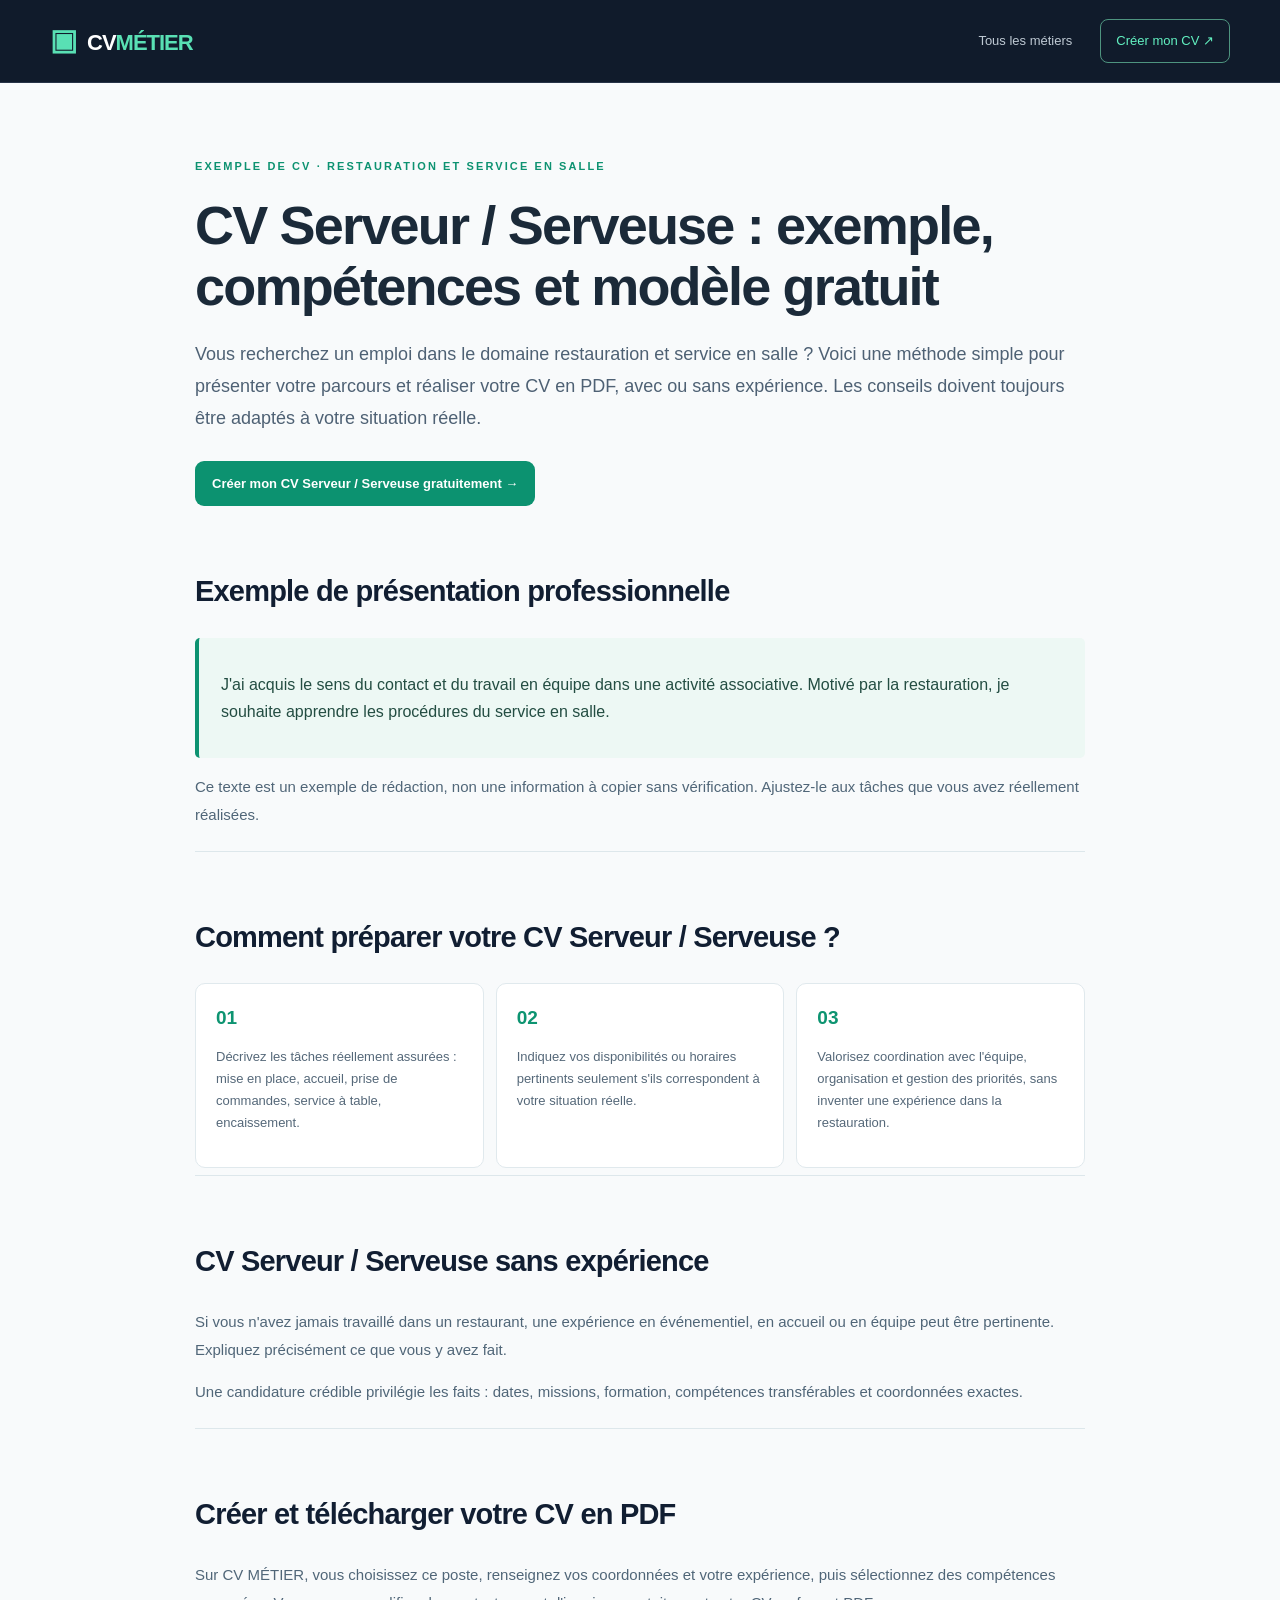
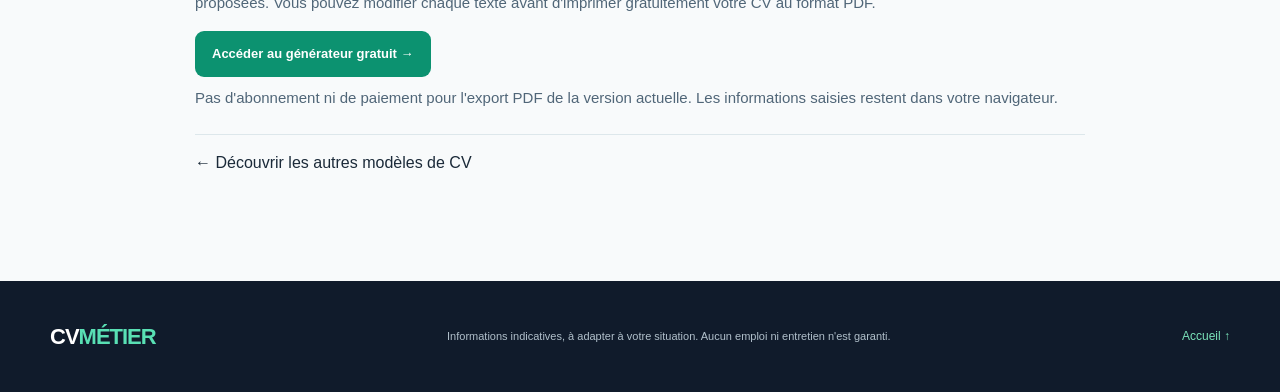
<file: cv-serveur/index.html>
<!doctype html>
<html lang="fr">
<head>
<meta charset="utf-8"><meta name="viewport" content="width=device-width, initial-scale=1">
<meta name="theme-color" content="#101b2b">
<title>Exemple CV Serveur / Serveuse gratuit | Conseils et PDF — CV MÉTIER</title>
<meta name="description" content="Créez un CV Serveur / Serveuse avec ou sans expérience : exemple de profil, compétences utiles, conseils pratiques et export PDF gratuit sur CV MÉTIER.">
<link rel="canonical" href="https://cv-metier.pilou-bazillon.workers.dev/cv-serveur/">
<link rel="stylesheet" href="/styles.css">
<meta property="og:type" content="article"><meta property="og:title" content="CV Serveur / Serveuse : exemple et générateur gratuit">
</head>
<body>
<a class="skip" href="#contenu">Aller au contenu</a>
<header class="header"><div class="shell header-inner"><a class="brand" href="/"><span class="brand-symbol">▣</span>CV<span>MÉTIER</span></a><nav><a href="/#metiers">Tous les métiers</a><a class="nav-action" href="/?metier=serveur#editeur">Créer mon CV ↗</a></nav></div></header>
<main class="career-landing shell" id="contenu">
<div class="eyebrow">EXEMPLE DE CV · RESTAURATION ET SERVICE EN SALLE</div>
<h1>CV Serveur / Serveuse : exemple, compétences et modèle gratuit</h1>
<p class="career-lead">Vous recherchez un emploi dans le domaine restauration et service en salle ? Voici une méthode simple pour présenter votre parcours et réaliser votre CV en PDF, avec ou sans expérience. Les conseils doivent toujours être adaptés à votre situation réelle.</p>
<a class="primary-button" href="/?metier=serveur#editeur">Créer mon CV Serveur / Serveuse gratuitement →</a>
<section aria-labelledby="exemple"><h2 id="exemple">Exemple de présentation professionnelle</h2><div class="career-example"><p>J'ai acquis le sens du contact et du travail en équipe dans une activité associative. Motivé par la restauration, je souhaite apprendre les procédures du service en salle.</p></div><p>Ce texte est un exemple de rédaction, non une information à copier sans vérification. Ajustez-le aux tâches que vous avez réellement réalisées.</p></section>
<section aria-labelledby="competences"><h2 id="competences">Comment préparer votre CV Serveur / Serveuse ?</h2><div class="career-tips"><article><span class="number">01</span><p>Décrivez les tâches réellement assurées : mise en place, accueil, prise de commandes, service à table, encaissement.</p></article><article><span class="number">02</span><p>Indiquez vos disponibilités ou horaires pertinents seulement s'ils correspondent à votre situation réelle.</p></article><article><span class="number">03</span><p>Valorisez coordination avec l'équipe, organisation et gestion des priorités, sans inventer une expérience dans la restauration.</p></article></div></section>
<section aria-labelledby="debutant"><h2 id="debutant">CV Serveur / Serveuse sans expérience</h2><p>Si vous n'avez jamais travaillé dans un restaurant, une expérience en événementiel, en accueil ou en équipe peut être pertinente. Expliquez précisément ce que vous y avez fait.</p><p>Une candidature crédible privilégie les faits : dates, missions, formation, compétences transférables et coordonnées exactes.</p></section>
<section aria-labelledby="creation"><h2 id="creation">Créer et télécharger votre CV en PDF</h2><p>Sur CV MÉTIER, vous choisissez ce poste, renseignez vos coordonnées et votre expérience, puis sélectionnez des compétences proposées. Vous pouvez modifier chaque texte avant d'imprimer gratuitement votre CV au format PDF.</p><a class="primary-button" href="/?metier=serveur#editeur">Accéder au générateur gratuit →</a><p class="field-note">Pas d'abonnement ni de paiement pour l'export PDF de la version actuelle. Les informations saisies restent dans votre navigateur.</p></section>
<p><a href="/#metiers">← Découvrir les autres modèles de CV</a></p>
</main>
<footer class="footer"><div class="shell footer-inner"><span class="brand">CV<span>MÉTIER</span></span><p>Informations indicatives, à adapter à votre situation. Aucun emploi ni entretien n'est garanti.</p><a href="/">Accueil ↑</a></div></footer>
</body></html>
</file>
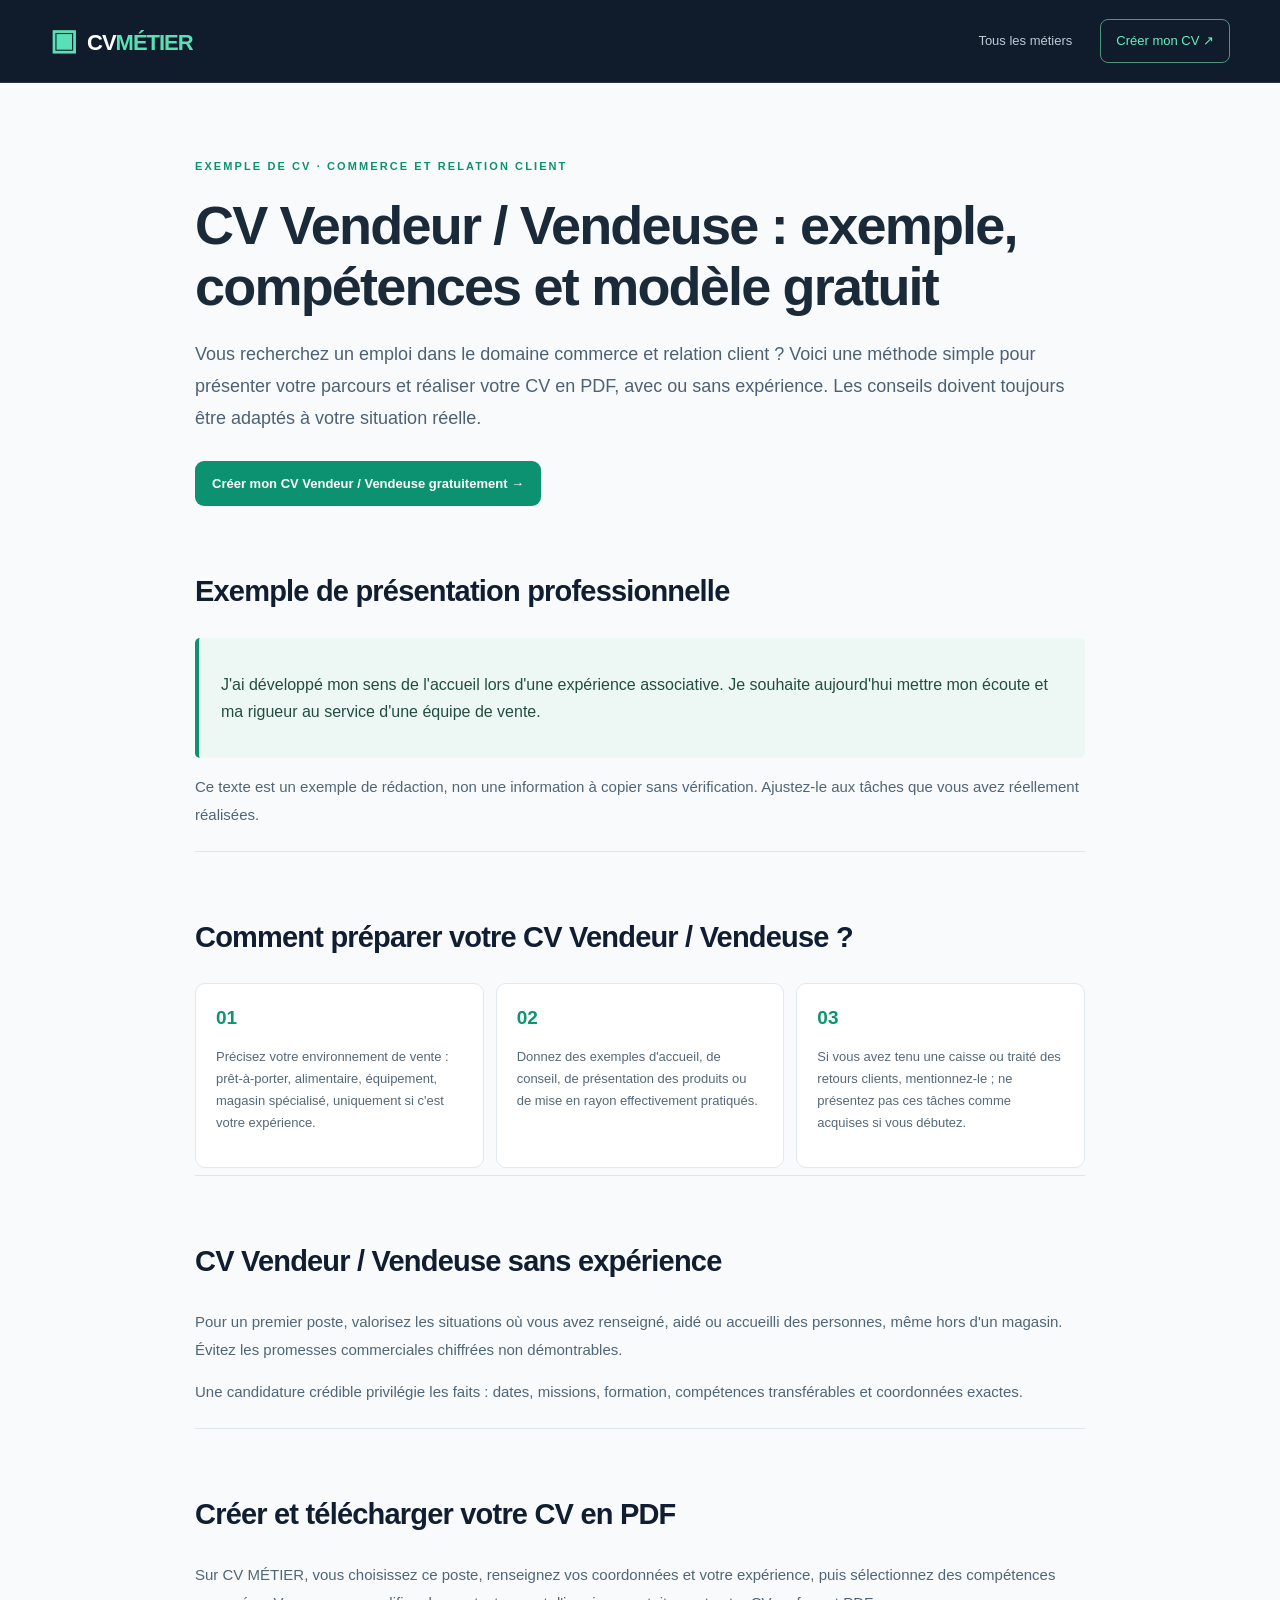
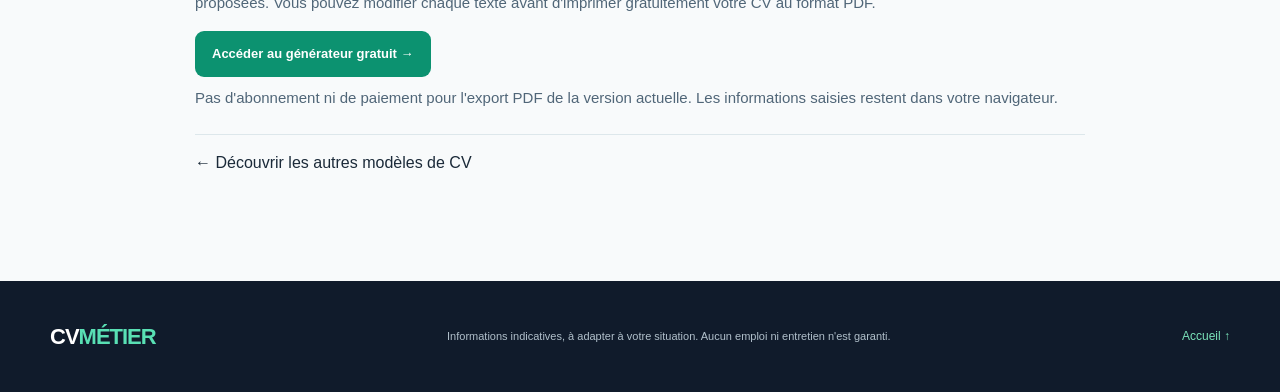
<file: cv-vendeur/index.html>
<!doctype html>
<html lang="fr">
<head>
<meta charset="utf-8"><meta name="viewport" content="width=device-width, initial-scale=1">
<meta name="theme-color" content="#101b2b">
<title>Exemple CV Vendeur / Vendeuse gratuit | Conseils et PDF — CV MÉTIER</title>
<meta name="description" content="Créez un CV Vendeur / Vendeuse avec ou sans expérience : exemple de profil, compétences utiles, conseils pratiques et export PDF gratuit sur CV MÉTIER.">
<link rel="canonical" href="https://cv-metier.pilou-bazillon.workers.dev/cv-vendeur/">
<link rel="stylesheet" href="/styles.css">
<meta property="og:type" content="article"><meta property="og:title" content="CV Vendeur / Vendeuse : exemple et générateur gratuit">
</head>
<body>
<a class="skip" href="#contenu">Aller au contenu</a>
<header class="header"><div class="shell header-inner"><a class="brand" href="/"><span class="brand-symbol">▣</span>CV<span>MÉTIER</span></a><nav><a href="/#metiers">Tous les métiers</a><a class="nav-action" href="/?metier=vendeur#editeur">Créer mon CV ↗</a></nav></div></header>
<main class="career-landing shell" id="contenu">
<div class="eyebrow">EXEMPLE DE CV · COMMERCE ET RELATION CLIENT</div>
<h1>CV Vendeur / Vendeuse : exemple, compétences et modèle gratuit</h1>
<p class="career-lead">Vous recherchez un emploi dans le domaine commerce et relation client ? Voici une méthode simple pour présenter votre parcours et réaliser votre CV en PDF, avec ou sans expérience. Les conseils doivent toujours être adaptés à votre situation réelle.</p>
<a class="primary-button" href="/?metier=vendeur#editeur">Créer mon CV Vendeur / Vendeuse gratuitement →</a>
<section aria-labelledby="exemple"><h2 id="exemple">Exemple de présentation professionnelle</h2><div class="career-example"><p>J'ai développé mon sens de l'accueil lors d'une expérience associative. Je souhaite aujourd'hui mettre mon écoute et ma rigueur au service d'une équipe de vente.</p></div><p>Ce texte est un exemple de rédaction, non une information à copier sans vérification. Ajustez-le aux tâches que vous avez réellement réalisées.</p></section>
<section aria-labelledby="competences"><h2 id="competences">Comment préparer votre CV Vendeur / Vendeuse ?</h2><div class="career-tips"><article><span class="number">01</span><p>Précisez votre environnement de vente : prêt-à-porter, alimentaire, équipement, magasin spécialisé, uniquement si c'est votre expérience.</p></article><article><span class="number">02</span><p>Donnez des exemples d'accueil, de conseil, de présentation des produits ou de mise en rayon effectivement pratiqués.</p></article><article><span class="number">03</span><p>Si vous avez tenu une caisse ou traité des retours clients, mentionnez-le ; ne présentez pas ces tâches comme acquises si vous débutez.</p></article></div></section>
<section aria-labelledby="debutant"><h2 id="debutant">CV Vendeur / Vendeuse sans expérience</h2><p>Pour un premier poste, valorisez les situations où vous avez renseigné, aidé ou accueilli des personnes, même hors d'un magasin. Évitez les promesses commerciales chiffrées non démontrables.</p><p>Une candidature crédible privilégie les faits : dates, missions, formation, compétences transférables et coordonnées exactes.</p></section>
<section aria-labelledby="creation"><h2 id="creation">Créer et télécharger votre CV en PDF</h2><p>Sur CV MÉTIER, vous choisissez ce poste, renseignez vos coordonnées et votre expérience, puis sélectionnez des compétences proposées. Vous pouvez modifier chaque texte avant d'imprimer gratuitement votre CV au format PDF.</p><a class="primary-button" href="/?metier=vendeur#editeur">Accéder au générateur gratuit →</a><p class="field-note">Pas d'abonnement ni de paiement pour l'export PDF de la version actuelle. Les informations saisies restent dans votre navigateur.</p></section>
<p><a href="/#metiers">← Découvrir les autres modèles de CV</a></p>
</main>
<footer class="footer"><div class="shell footer-inner"><span class="brand">CV<span>MÉTIER</span></span><p>Informations indicatives, à adapter à votre situation. Aucun emploi ni entretien n'est garanti.</p><a href="/">Accueil ↑</a></div></footer>
</body></html>
</file>
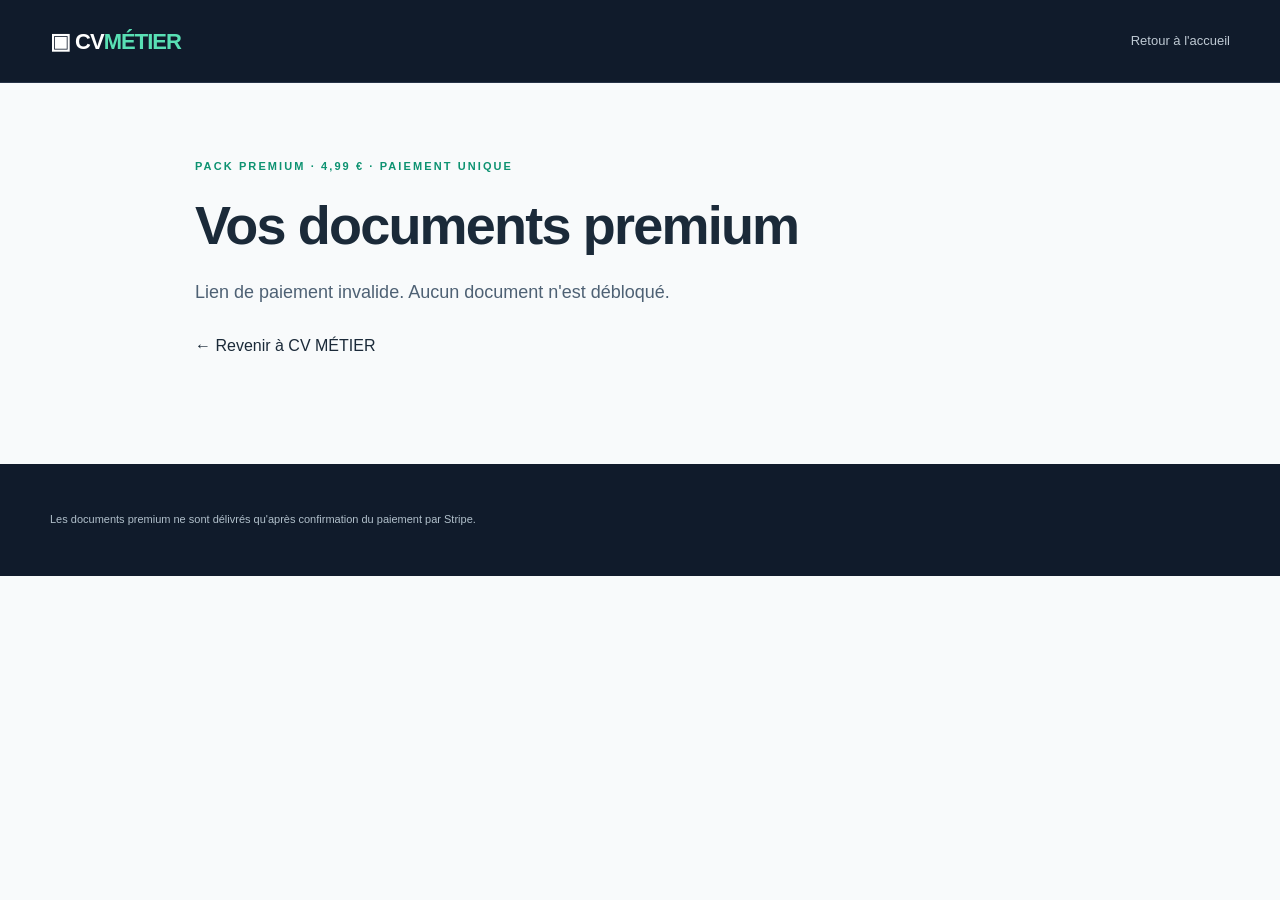
<file: premium.html>
<!doctype html><html lang="fr"><head>
<meta charset="utf-8"><meta name="viewport" content="width=device-width, initial-scale=1">
<meta name="robots" content="noindex,nofollow"><title>Votre pack premium — CV MÉTIER</title>
<link rel="stylesheet" href="/styles.css"><script src="/premium.js" defer></script>
</head><body>
<header class="header"><div class="shell header-inner"><a class="brand" href="/">▣ CV<span>MÉTIER</span></a><nav><a href="/">Retour à l'accueil</a></nav></div></header>
<main class="career-landing shell">
<div class="eyebrow">PACK PREMIUM · 4,99 € · PAIEMENT UNIQUE</div><h1>Vos documents premium</h1>
<p id="payment-result" class="career-lead" role="status">Vérification sécurisée de votre paiement…</p>
<div id="premium-downloads" hidden>
<p>Votre paiement a été confirmé. Vous pouvez télécharger vos deux fichiers modifiables au format Word (.doc).</p>
<div class="premium-download-actions">
<button type="button" class="primary-button" id="get-cv">Télécharger le CV modifiable</button>
<button type="button" class="primary-button" id="get-letter">Télécharger la lettre de motivation</button>
</div>
<p><label for="target-company">Entreprise destinataire de votre lettre (facultatif)</label><input id="target-company" maxlength="110" placeholder="Nom de l'entreprise"></p>
<p class="field-note">Les documents sont générés à partir des informations que vous aviez saisies, conservées uniquement dans cet onglet. Vous pouvez ensuite les modifier dans Word ou un logiciel compatible. Vérifiez les informations avant l'envoi.</p>
<p id="download-status" role="status"></p></div>
<div id="missing-draft" hidden><p>Votre paiement est confirmé, mais les informations du formulaire ne sont plus disponibles dans cet onglet. Remplissez à nouveau votre CV sur la page principale, puis revenez à cette page dans le même onglet pour récupérer vos documents.</p><a class="primary-button" href="/">Revenir au générateur</a></div>
<p><a href="/">← Revenir à CV MÉTIER</a></p>
</main><footer class="footer"><div class="shell"><p>Les documents premium ne sont délivrés qu'après confirmation du paiement par Stripe.</p></div></footer>
</body></html>
</file>
<file: styles.css>
:root{font-family:Inter,"Segoe UI",Arial,sans-serif;color:#1b2a39;background:#f8fafb;line-height:1.5;--navy:#111e32;--green:#0d9271;--muted:#657688;--border:#dfe8eb}*{box-sizing:border-box}html{scroll-behavior:smooth}body{margin:0}button,input,textarea{font:inherit}button{cursor:pointer}a{color:inherit;text-decoration:none}button:focus-visible,input:focus-visible,textarea:focus-visible,a:focus-visible{outline:3px solid #44bd9c;outline-offset:3px}[hidden]{display:none!important}.shell{width:min(1180px,calc(100% - 42px));margin:auto}.skip{position:absolute;top:-70px;left:20px;background:#fff;color:#0b1423;padding:12px;z-index:9}.skip:focus{top:8px}.header{background:#101b2b;border-bottom:1px solid #273448;color:#fff}.header-inner{display:flex;justify-content:space-between;align-items:center;gap:24px;min-height:82px}.brand{font-size:22px;letter-spacing:-1px;font-weight:850;white-space:nowrap}.brand span:last-child{color:#59e0b4}.brand-symbol{font-size:29px;margin-right:11px;color:#59e0b4}.header nav{display:flex;align-items:center;gap:28px;color:#bec9d3;font-size:13px}.nav-action{border:1px solid #4e947f;border-radius:8px;color:#62f1c1!important;padding:11px 15px}.hero{display:grid;grid-template-columns:1.18fr .82fr;gap:60px;align-items:center;padding-top:85px;padding-bottom:95px}.eyebrow{color:var(--green);font-weight:800;font-size:11px;letter-spacing:2.1px}.dot{width:7px;height:7px;display:inline-block;background:#0eb589;border-radius:50%;margin-right:6px}.hero h1{font-size:clamp(42px,5vw,72px);line-height:1.09;letter-spacing:-3px;margin:18px 0 25px;color:#111e32}.hero h1 em{font-style:normal;color:#0d9772}.hero-copy>p{font-size:17px;color:#56697c;max-width:550px;line-height:1.85}.hero-cta{display:flex;gap:17px;align-items:center;margin:30px 0 40px;flex-wrap:wrap}.hero-cta>span{color:#62788a;font-size:12px}.primary-button,.secondary-button{border:0;border-radius:9px;padding:13px 17px;display:inline-flex;align-items:center;justify-content:center;gap:12px;font-size:13px;font-weight:750;min-height:45px}.primary-button{background:#0c9270;color:#fff}.primary-button:hover{background:#0a775c}.secondary-button{border:1px solid #d5e0e7;color:#344b5b;background:#fff}.hero-stats{display:flex;gap:34px}.hero-stats>div{display:flex;flex-direction:column;gap:0}.hero-stats strong{font-size:25px;color:#183045}.hero-stats small{color:#81909d;font-size:11px}.hero-preview{height:435px;display:grid;place-items:center;position:relative;border-radius:20px;background:radial-gradient(circle at 70% 25%,#83d5b5,#dbeae7 54%,#ebf4f1);overflow:visible}.mock-paper{background:#fff;width:260px;height:342px;box-shadow:0 20px 60px #16594230;border-radius:3px;padding:26px;transform:rotate(5deg)}.mock-bar{height:6px;width:60px;background:#10a17a;margin-bottom:16px}.mock-name{font-size:15px;font-weight:850;color:#20364b}.mock-job{font-size:7px;font-weight:800;letter-spacing:1px;color:#0b8b70;margin-top:4px;margin-bottom:18px}.mock-line{height:5px;background:#dbe3e8;border-radius:4px;margin:7px 0}.mock-line.long{width:100%}.mock-line.medium{width:72%}.mock-rule{height:1px;background:#dce6e9;margin:20px 0 9px}.mock-label{color:#168969;font-size:8px;font-weight:800;margin-bottom:10px}.mock-chips{display:flex;gap:6px}.mock-chips i{width:54px;height:16px;background:#dcefe7;border-radius:3px}.mock-floating{position:absolute;bottom:45px;left:-19px;background:#fff;padding:12px 15px;border-radius:9px;font-size:11px;font-weight:700;box-shadow:0 10px 40px #1d63562c}.mock-floating span{background:#d4f5e8;color:#138a69;border-radius:50%;padding:4px;margin-right:6px}.proof{background:#edf4f2;border-block:1px solid #e0eae6}.proof-inner{display:flex;flex-wrap:wrap;justify-content:space-between;gap:18px;padding-block:22px;color:#648476;font-size:10px;font-weight:750;letter-spacing:1.3px}.workspace{padding-top:88px;padding-bottom:100px}.section-heading{display:flex;justify-content:space-between;align-items:end;margin-bottom:34px;gap:18px}.section-heading h2,.how-section h2,.advice h2{font-size:clamp(30px,3.5vw,42px);letter-spacing:-1.4px;color:var(--navy);margin:10px 0}.section-heading p{font-size:13px;color:var(--muted);margin:0}.privacy{background:#e3f6ed;border:1px solid #ccebdc;color:#078261;padding:8px 12px;border-radius:24px;white-space:nowrap;font-size:11px;font-weight:700}.privacy span{margin-right:4px}.editor-grid{display:grid;grid-template-columns:1fr 1fr;gap:20px;align-items:start}.editor-pane,.preview-pane{border:1px solid var(--border);background:#fff;border-radius:14px;box-shadow:0 9px 30px #30445f08;overflow:hidden}.stepper{display:flex;border-bottom:1px solid var(--border);background:#fcfdfd}.step{flex:1;border:0;border-right:1px solid #eef0f3;background:transparent;padding:19px 4px;color:#8492a0;font-size:11px;font-weight:750}.step span{display:block;font-size:9px;letter-spacing:1px;margin-bottom:3px}.step.current{color:#0b9873;border-bottom:3px solid #0b9873;background:#f1faf7}.form-panel{padding:27px 30px 15px}.panel-title h3{font-size:21px;letter-spacing:-.5px;margin:0 0 3px;color:#182b3e}.panel-title p{margin:0 0 24px;color:#7c8a97;font-size:12px}.form-panel label:not(.theme-picks label):not(.radio-card label):not(.skill-grid label){display:flex;flex-direction:column;gap:7px;font-size:12px;font-weight:750;color:#2c4055;margin-bottom:18px}.form-panel input:not([type=radio]):not([type=checkbox]),.form-panel textarea{border:1px solid #d9e3e9;border-radius:7px;background:#fff;width:100%;padding:11px 12px;color:#1a2d40;font-size:13px;outline:none}.form-panel input:focus,.form-panel textarea:focus{border-color:#0da47a;box-shadow:0 0 0 3px #3bb89520}.form-panel input::placeholder,.form-panel textarea::placeholder{color:#a0afba}.input-row{display:grid;grid-template-columns:1fr 1fr;gap:13px}.suggest{border:1px solid #b4e9d1;color:#087c5c;background:#edfbf4;border-radius:7px;padding:11px 12px;font-size:12px;font-weight:750}.field-note{display:block;font-size:10px;color:#8997a5;margin-top:7px}.radio-card,.skill-grid{display:grid;gap:9px;margin-bottom:20px}.radio-card label,.skill-grid label{display:flex;gap:11px;align-items:center;border:1px solid #e4ebef;border-radius:8px;padding:11px;font-size:12px;color:#384d5e;cursor:pointer}.radio-card input,.skill-grid input{accent-color:#099877}.skill-grid{grid-template-columns:1fr 1fr}.tip{background:#edf8f4;padding:13px 14px;border-left:3px solid #169a74;border-radius:5px;font-size:12px;color:#356153;margin-block:16px}.separator{height:1px;background:#e5ecef;margin:21px 0}.form-panel h4{font-size:15px;margin:8px 0 18px}.theme-picks{border:none;padding:0;margin:0 0 25px;display:grid;grid-template-columns:repeat(3,1fr);gap:10px}.theme-picks legend{font-size:12px;font-weight:750;margin-bottom:13px}.theme-picks label{border:1px solid #dce6ed;padding:10px;border-radius:9px;text-align:center;font-size:11px;cursor:pointer}.theme-picks label input{display:block;margin:0 auto 9px;accent-color:#0a9875}.swatch{display:block;width:100%;height:50px;border-radius:5px;margin-bottom:7px}.swatch.classic{background:linear-gradient(90deg,#284050 12%,#f4f7f8 12%)}.swatch.forest{background:linear-gradient(90deg,#0c7d66 12%,#f6f9f6 12%)}.swatch.blue{background:linear-gradient(90deg,#3868a6 12%,#f6f9fb 12%)}.full{width:100%;margin-bottom:10px}.form-actions{display:flex;justify-content:space-between;gap:8px;align-items:center;padding:20px 30px;border-top:1px solid var(--border)}.form-actions #step-counter{font-size:11px;color:#8898a5}.form-actions button:disabled{opacity:.38;cursor:default}.preview-pane{position:sticky;top:15px;background:#ecf2f4}.preview-header{display:flex;align-items:center;justify-content:space-between;padding:22px 23px;background:white;border-bottom:1px solid #e2e9ed}.preview-eyebrow{font-size:9px;font-weight:800;letter-spacing:1.4px;color:#0d9473}.preview-header h3{font-size:17px;margin:3px 0 0}.mini-button{border:1px solid #cbdfd7;border-radius:7px;background:#f4faf7;color:#078663;font-size:11px;font-weight:750;padding:10px 13px}.paper-wrap{padding:31px 25px 22px;display:grid;place-items:center;overflow:auto}.cv-paper{background:#fff;color:#263b47;box-shadow:0 13px 35px #344b561a;aspect-ratio:210/297;width:100%;max-width:445px;padding:40px 38px;font-family:Arial,sans-serif;overflow:hidden;overflow-wrap:anywhere}.cv-head{padding-bottom:15px;border-bottom:2px solid #2b4b57}.cv-head h2{font-size:25px;letter-spacing:.4px;margin:0;color:#1b2d39;font-weight:800}.cv-head>p:first-of-type{font-size:10px;letter-spacing:1.3px;font-weight:750;color:#187962;margin:7px 0}.cv-head>p:last-of-type{font-size:9px;margin:6px 0 0;color:#62727c}.cv-section{margin-top:22px}.cv-section h3{text-transform:uppercase;font-size:10px;letter-spacing:1.2px;color:#187962;margin:0 0 9px;font-weight:800}.cv-section h4{font-size:10px;margin:0;color:#273b4b}.cv-section p,.cv-section li{font-size:9px;line-height:1.55;margin:5px 0;white-space:pre-line}.cv-section .placeholder-text{color:#a2acb2}.cv-section ul{margin:5px 0 0;padding-left:17px}.cv-section .cv-caption{color:#73818b;font-size:9px}.cv-paper.theme-forest .cv-head{border-color:#0b9470}.cv-paper.theme-forest .cv-head h2,.cv-paper.theme-forest .cv-section h3{color:#0b765b}.cv-paper.theme-blue .cv-head{border-color:#456eac}.cv-paper.theme-blue .cv-head h2,.cv-paper.theme-blue .cv-head>p:first-of-type,.cv-paper.theme-blue .cv-section h3{color:#37659f}.preview-note{font-size:10px;color:#8999a5;text-align:center;padding:0 15px 16px;margin:0}.how-section{background:#edf5f1;padding:76px 0}.three{display:grid;grid-template-columns:repeat(3,1fr);gap:18px;margin-top:33px}.three>div{background:white;border:1px solid #dce9e3;border-radius:12px;padding:23px}.number{font-weight:850;font-size:19px;color:#0d9471}.three h3,.advice h3{font-size:16px;color:#1b2e3f;margin:13px 0 6px}.three p,.advice p{font-size:12px;color:#6b7a88;line-height:1.75}.advice{padding-block:82px}.advice-grid{display:grid;grid-template-columns:1fr 1fr;gap:16px;margin-top:26px}.advice-grid article{border:1px solid #e1e8ed;background:white;padding:22px;border-radius:10px}.advice h3{margin-top:0}.footer{background:#101b2b;color:#b1c0cb;padding:35px 0}.footer-inner{display:flex;justify-content:space-between;gap:24px;align-items:center}.footer .brand{color:#fff}.footer p{font-size:11px;line-height:1.8}.footer a{font-size:12px;color:#7ae2b9}.print-only{display:none}@media(max-width:1000px){.hero{gap:30px}.hero-preview{height:380px}.hero h1{font-size:52px}.editor-grid{grid-template-columns:1fr}.preview-pane{position:relative;top:auto}.cv-paper{max-width:520px}}@media(max-width:690px){.shell{width:min(100% - 30px,1180px)}.header nav>a:not(.nav-action){display:none}.hero{grid-template-columns:1fr;padding-block:50px}.hero h1{font-size:42px;letter-spacing:-2px}.hero-preview{display:none}.hero-stats{gap:25px}.proof-inner{justify-content:center;text-align:center;font-size:9px}.section-heading{display:block}.privacy{display:inline-flex;margin-top:15px}.workspace{padding-block:60px}.form-panel{padding:22px 17px}.form-actions{padding:16px}.input-row,.skill-grid{grid-template-columns:1fr}.step{font-size:9px}.paper-wrap{padding:17px 10px}.cv-paper{padding:26px 25px}.cv-head h2{font-size:20px}.cv-section{margin-top:15px}.cv-section p,.cv-section li{font-size:8px}.three,.advice-grid{grid-template-columns:1fr}.footer-inner{display:block}.footer .brand{display:inline-block}.preview-header{padding:18px 14px}.theme-picks{gap:5px}}
/* Native print uses the full-sized A4 document, not the scaled web preview. */
@page{size:A4;margin:0}@media print{html,body{background:#fff!important;width:210mm!important;height:auto!important;padding:0!important;margin:0!important;-webkit-print-color-adjust:exact;print-color-adjust:exact}body>*:not(main){display:none!important}main>*:not(.workspace){display:none!important}.workspace{margin:0!important;width:210mm!important;max-width:210mm!important;padding:0!important}.section-heading,.editor-pane,.preview-header,.preview-note{display:none!important}.editor-grid,.preview-pane,.paper-wrap{display:block!important;border:0!important;box-shadow:none!important;background:#fff!important;padding:0!important;margin:0!important;width:210mm!important;max-width:210mm!important}.cv-paper{display:block!important;box-shadow:none!important;margin:0!important;max-width:none!important;width:210mm!important;min-height:297mm!important;height:auto!important;aspect-ratio:auto!important;padding:19mm 20mm!important;overflow:visible!important;break-after:avoid!important}.cv-head h2{font-size:23pt!important}.cv-head>p:first-of-type{font-size:11pt!important}.cv-head>p:last-of-type,.cv-section h4,.cv-section h3{font-size:10pt!important}.cv-section{margin-top:8mm!important;break-inside:avoid}.cv-section p,.cv-section li{font-size:9.5pt!important;line-height:1.5!important}.cv-section .cv-caption{font-size:9pt!important}.cv-section h3{margin-bottom:3mm!important}}

/* CV MÉTIER — career discovery and search landing pages */
.job-picker{padding:20px 29px 17px;background:#f0f8f5;border-bottom:1px solid #dfece5}
.job-picker label{display:block;font-size:13px;font-weight:800;color:#1b4038;margin-bottom:7px}
.job-picker select{width:100%;background:#fff;border:1px solid #b7cfc8;border-radius:8px;padding:12px;font:inherit;color:#13283a}
.job-picker p{margin:8px 0 0;color:#56746a;font-size:11px}
.careers{padding-top:72px;padding-bottom:8px}
.careers h2,.career-landing h2{color:#111e32;letter-spacing:-.8px}
.careers h2{font-size:clamp(28px,3.5vw,42px);margin:12px 0}
.careers>p{color:#657688;max-width:720px}
.career-grid{display:grid;grid-template-columns:repeat(3,minmax(0,1fr));gap:16px;margin:29px 0 0}
.career-card{display:flex;flex-direction:column;gap:9px;border:1px solid #dfe8eb;border-radius:14px;background:#fff;padding:22px;transition:transform .12s,box-shadow .12s}
.career-card:hover{transform:translateY(-3px);box-shadow:0 10px 28px #30445f18}
.career-card>span{color:#0d9271;font-size:10px;font-weight:800;letter-spacing:1.2px;text-transform:uppercase}
.career-card strong{font-size:17px;color:#172b40}
.career-card small{font-size:12px;color:#657688;line-height:1.5}
.career-card b{font-size:12px;color:#0b9270;margin-top:auto;padding-top:10px}
.career-landing{max-width:890px;padding-top:75px;padding-bottom:90px}
.career-landing h1{font-size:clamp(32px,5vw,54px);line-height:1.14;letter-spacing:-1.8px;margin:20px 0}
.career-lead{font-size:18px;line-height:1.8;color:#4e6174;margin:0 0 26px}
.career-landing section{padding:40px 0 7px;border-bottom:1px solid #dde7eb}
.career-landing section h2{font-size:clamp(23px,3vw,29px)}
.career-landing section>p{font-size:15px;line-height:1.85;color:#506678}
.career-example{border-left:4px solid #0d9271;background:#edf8f4;padding:17px 22px;border-radius:5px;color:#234d42;font-size:16px;line-height:1.7}
.career-tips{display:grid;grid-template-columns:repeat(3,minmax(0,1fr));gap:12px}
.career-tips article{background:white;border:1px solid #e0e9ed;border-radius:10px;padding:20px}
.career-tips p{color:#556879;font-size:13px;line-height:1.7}
@media(max-width:900px){.career-grid{grid-template-columns:repeat(2,minmax(0,1fr))}.career-tips{grid-template-columns:1fr}}
@media(max-width:600px){.career-grid{grid-template-columns:1fr}.job-picker{padding:18px}.career-landing{padding-top:45px}.career-landing h1{font-size:32px}}
@media print{.job-picker,.careers{display:none!important}}

/* Optional profile photo: screen preview and actual A4 PDF printing */
.photo-field{margin-bottom:18px;padding:14px;border:1px solid #dbe9e5;border-radius:9px;background:#f5faf8}
.photo-field>label{display:block;font-size:12px;font-weight:750;color:#2c4055;margin-bottom:8px}
.photo-field input[type=file]{display:block;width:100%;padding:8px;border:1px solid #d9e3e9;border-radius:7px;background:white;font-size:12px}
.photo-field .field-optional{font-weight:400;color:#657688}
.photo-field .field-note{margin-bottom:8px;line-height:1.5}
.photo-field #remove-photo{font-size:11px;padding:8px 10px;min-height:34px}
.cv-head{display:flow-root}
.cv-photo{float:right;width:85px;height:105px;object-fit:cover;object-position:center top;border-radius:5px;margin:0 0 12px 16px;border:1px solid #dfe8eb}
@media print{.cv-photo{width:27mm!important;height:34mm!important;margin:0 0 5mm 7mm!important;object-fit:cover!important;break-inside:avoid!important}}

/* Premium offer (PDF export remains free) */
.premium-section{background:#edf6f2;padding:76px 0;border-top:1px solid #dcece6;border-bottom:1px solid #dcece6}
.premium-grid{display:grid;grid-template-columns:1.4fr .6fr;align-items:center;gap:65px}
.premium-grid h2{color:#111e32;font-size:clamp(30px,4vw,43px);letter-spacing:-1px;margin:12px 0 16px}
.premium-grid p,.premium-grid li{font-size:14px;color:#506a62;line-height:1.85}
.premium-grid ul{padding-left:20px}
.premium-disclaimer{font-size:12px!important;color:#728780!important}
.premium-price-card{background:white;border:1px solid #cae2d8;box-shadow:0 16px 35px #274b3d0d;border-radius:16px;padding:28px}
.premium-price-card>span{font-size:11px;letter-spacing:1.8px;font-weight:800;color:#0a8b69}
.premium-price-card>strong{display:block;font-size:56px;letter-spacing:-2px;color:#152a3d;margin:12px 0 0}
.premium-price-card>small{display:block;color:#657688;margin-bottom:24px}
.premium-price-card button:disabled{opacity:.62;cursor:not-allowed}
.premium-price-card>p{font-size:12px;color:#5d786d;line-height:1.6}
.premium-price-card>small:last-child{font-size:10px;line-height:1.55}
.premium-download-actions{display:flex;gap:12px;flex-wrap:wrap;margin:24px 0}
#target-company{display:block;width:min(100%,500px);margin-top:7px;border:1px solid #cbded6;padding:11px;border-radius:8px;font:inherit}
@media(max-width:800px){.premium-grid{grid-template-columns:1fr;gap:28px}.premium-section{padding:52px 0}}
@media print{.premium-section{display:none!important}}
</file>
